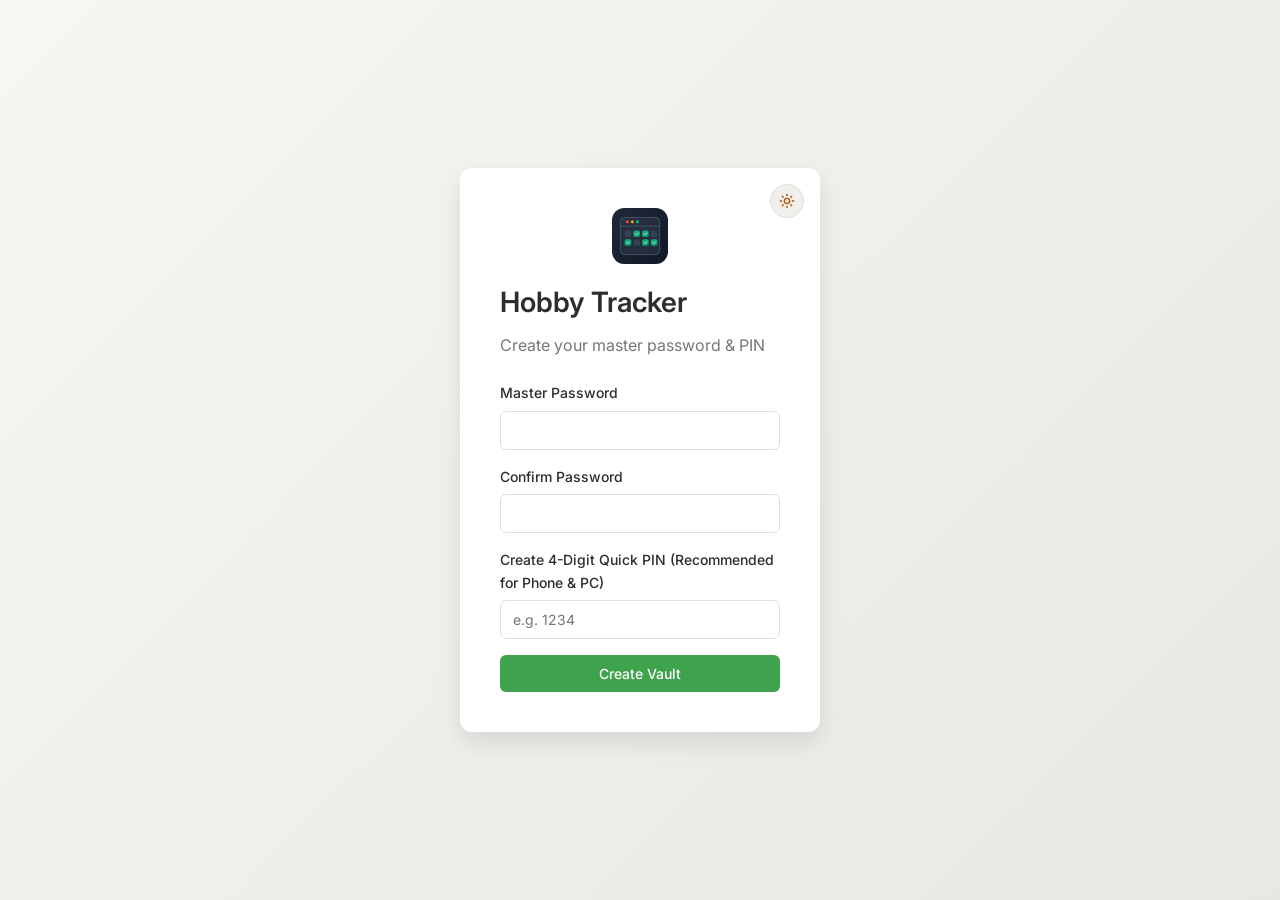
<file: index.html>
<!DOCTYPE html>
<html lang="en">
<head>
  <meta charset="UTF-8">
  <meta name="viewport" content="width=device-width, initial-scale=1.0, maximum-scale=1.0, user-scalable=no, viewport-fit=cover">
  <meta name="application-name" content="Hobby Tracker">
  <meta name="theme-color" content="#3fa34d">
  <meta name="msapplication-TileColor" content="#3fa34d">
  <meta name="msapplication-TileImage" content="./icons/icon-192.png">
  <meta name="msapplication-config" content="none">
  <meta name="apple-mobile-web-app-capable" content="yes">
  <meta name="apple-mobile-web-app-status-bar-style" content="black-translucent">
  <title>Hobby Tracker</title>
  <link rel="manifest" href="./manifest.webmanifest">
  <link rel="alternate" type="application/json" href="./manifest.json" title="Web App Manifest">
  <link rel="icon" type="image/svg+xml" href="./icons/icon.svg">
  <link rel="icon" type="image/png" sizes="192x192" href="./icons/icon-192.png">
  <link rel="icon" type="image/png" sizes="512x512" href="./icons/icon-512.png">
  <link rel="apple-touch-icon" sizes="192x192" href="./icons/icon-192.png">
  <link rel="stylesheet" href="./css/style.css">
  <script>
    (function () {
      try {
        var saved = localStorage.getItem('hobby_theme');
        var theme = saved === 'dark' ? 'dark' : 'light';
        document.documentElement.setAttribute('data-theme', theme);
        if (theme === 'dark') {
          document.documentElement.classList.add('dark');
          var meta = document.querySelector('meta[name="theme-color"]');
          if (meta) meta.setAttribute('content', '#151311');
        }
      } catch (_) {}
    })();
  </script>
  <link rel="preconnect" href="https://fonts.googleapis.com">
  <link rel="preconnect" href="https://fonts.gstatic.com" crossorigin>
  <link href="https://fonts.googleapis.com/css2?family=Inter:wght@400;500;600;700&family=Plus+Jakarta+Sans:wght@400;500;600;700&family=JetBrains+Mono:wght@400;500&display=swap" rel="stylesheet">
</head>
<body>
  <!-- Login & Quick PIN Screen -->
  <div id="login-screen" class="screen">
    <div class="login-container">
      <div class="login-card">
        <button type="button" id="login-theme-btn" class="theme-icon-toggle login-theme-toggle" data-theme-toggle role="switch" aria-checked="false" aria-label="Toggle dark mode" title="Toggle warm dark mode">
          <span class="theme-glyph-sun" aria-hidden="true">
            <svg width="16" height="16" viewBox="0 0 24 24" fill="none" stroke="currentColor" stroke-width="2" stroke-linecap="round" stroke-linejoin="round"><circle cx="12" cy="12" r="4"/><path d="M12 2v2"/><path d="M12 20v2"/><path d="m4.93 4.93 1.41 1.41"/><path d="m17.66 17.66 1.41 1.41"/><path d="M2 12h2"/><path d="M20 12h2"/><path d="m6.34 17.66-1.41 1.41"/><path d="m19.07 4.93-1.41 1.41"/></svg>
          </span>
          <span class="theme-glyph-moon" aria-hidden="true">
            <svg width="16" height="16" viewBox="0 0 24 24" fill="none" stroke="currentColor" stroke-width="2" stroke-linecap="round" stroke-linejoin="round"><path d="M12 3a6 6 0 0 0 9 9 9 9 0 1 1-9-9Z"/></svg>
          </span>
        </button>
        <div class="app-brand-icon">
          <img src="./icons/icon.svg" alt="Hobby Tracker Logo" width="56" height="56">
        </div>
        <h1>Hobby Tracker</h1>
        <p class="login-subtitle" id="login-subtitle">Unlock your vault</p>

        <!-- PIN Pad Display -->
        <div id="pin-pad-container" class="pin-pad-container" style="display:none;">
          <div class="pin-dots">
            <span class="pin-dot"></span>
            <span class="pin-dot"></span>
            <span class="pin-dot"></span>
            <span class="pin-dot"></span>
          </div>
          <div class="pin-grid">
            <button type="button" class="pin-btn" data-val="1">1</button>
            <button type="button" class="pin-btn" data-val="2">2</button>
            <button type="button" class="pin-btn" data-val="3">3</button>
            <button type="button" class="pin-btn" data-val="4">4</button>
            <button type="button" class="pin-btn" data-val="5">5</button>
            <button type="button" class="pin-btn" data-val="6">6</button>
            <button type="button" class="pin-btn" data-val="7">7</button>
            <button type="button" class="pin-btn" data-val="8">8</button>
            <button type="button" class="pin-btn" data-val="9">9</button>
            <button type="button" class="pin-btn pin-btn-ghost"></button>
            <button type="button" class="pin-btn" data-val="0">0</button>
            <button type="button" class="pin-btn pin-btn-back" data-val="back" title="Backspace">⌫</button>
          </div>
          <div class="auth-switch">
            <a href="#" id="use-password-link">Unlock with Master Password</a>
          </div>
        </div>

        <!-- Master Password Form -->
        <form id="login-form">
          <div class="input-group">
            <label for="password">Master Password</label>
            <input type="password" id="password" name="password" required autocomplete="current-password">
          </div>
          <div id="confirm-password-group" class="input-group" style="display:none;">
            <label for="confirm-password">Confirm Password</label>
            <input type="password" id="confirm-password" name="confirm-password">
          </div>
          <div id="setup-pin-group" class="input-group" style="display:none;">
            <label for="setup-pin">Create 4-Digit Quick PIN (Recommended for Phone & PC)</label>
            <input type="password" id="setup-pin" name="setup-pin" maxlength="4" pattern="[0-9]{4}" inputmode="numeric" placeholder="e.g. 1234">
          </div>
          <div id="login-error" class="error-message" style="display:none;"></div>
          <button type="submit" id="login-btn" class="btn btn-primary btn-block">Sign In</button>
          <div class="auth-switch" id="switch-to-pin-container" style="display:none;">
            <a href="#" id="use-pin-link">Switch to Quick PIN</a>
          </div>
        </form>
      </div>
    </div>
  </div>

  <!-- Main App Shell -->
  <div id="app" class="screen" style="display:none;">
    <!-- Mobile Header with Hamburger & Sync -->
    <header class="mobile-topbar">
      <button id="mobile-menu-btn" class="btn btn-icon" title="Toggle Menu">☰</button>
      <span class="mobile-brand">Hobby Tracker</span>
      <div class="mobile-topbar-actions">
        <button type="button" id="mobile-theme-btn" class="theme-icon-toggle" data-theme-toggle role="switch" aria-checked="false" aria-label="Toggle dark mode" title="Toggle warm dark mode">
          <span class="theme-glyph-sun" aria-hidden="true">
            <svg width="15" height="15" viewBox="0 0 24 24" fill="none" stroke="currentColor" stroke-width="2" stroke-linecap="round" stroke-linejoin="round"><circle cx="12" cy="12" r="4"/><path d="M12 2v2"/><path d="M12 20v2"/><path d="m4.93 4.93 1.41 1.41"/><path d="m17.66 17.66 1.41 1.41"/><path d="M2 12h2"/><path d="M20 12h2"/><path d="m6.34 17.66-1.41 1.41"/><path d="m19.07 4.93-1.41 1.41"/></svg>
          </span>
          <span class="theme-glyph-moon" aria-hidden="true">
            <svg width="15" height="15" viewBox="0 0 24 24" fill="none" stroke="currentColor" stroke-width="2" stroke-linecap="round" stroke-linejoin="round"><path d="M12 3a6 6 0 0 0 9 9 9 9 0 1 1-9-9Z"/></svg>
          </span>
        </button>
        <div id="mobile-sync-badge" class="sync-badge" title="Sync status">
          <span class="sync-dot"></span>
          <span class="sync-text">Synced</span>
        </div>
      </div>
    </header>

    <aside class="sidebar" id="sidebar">
      <div class="sidebar-header">
        <div class="sidebar-brand">
          <img src="./icons/icon.svg" alt="Logo" width="24" height="24">
          <h2>Hobby Tracker</h2>
        </div>
        <button id="sidebar-collapse-btn" class="btn btn-icon sidebar-collapse-desktop" title="Collapse sidebar">◀</button>
        <button id="sidebar-close-btn" class="btn btn-icon mobile-only" title="Close Menu">&times;</button>
      </div>

      <!-- Sync Status Widget (hidden from sidebar; sync is in Settings) -->
      <div class="sidebar-sync-widget" style="display:none !important;">
        <div id="sidebar-sync-indicator" class="sync-badge">
          <span class="sync-dot"></span>
          <span class="sync-label">Offline Ready</span>
        </div>
        <button id="sidebar-sync-btn" class="btn btn-icon btn-small" title="Sync now with GitHub Gist">🔄</button>
      </div>

      <nav class="sidebar-nav">
        <button class="nav-item active" data-view="habits">
          <span class="nav-icon">📅</span>
          <span>Habits</span>
        </button>
        <button class="nav-item" data-view="tasks">
          <span class="nav-icon">✓</span>
          <span>Tasks</span>
        </button>
        <button class="nav-item" data-view="plans"><span class="nav-icon">🎯</span><span>Plans</span></button>
        <button class="nav-item" data-view="thoughts"><span class="nav-icon">💭</span><span>Thoughts</span></button>
        <button class="nav-item" data-view="diary">
          <span class="nav-icon">📖</span>
          <span>Diary</span>
        </button>
        <button class="nav-item" data-view="settings">
          <span class="nav-icon">⚙</span>
          <span>Settings</span>
        </button>
      </nav>

      <div class="sidebar-footer">
        <button type="button" id="theme-toggle-btn" class="theme-toggle-btn" data-theme-toggle role="switch" aria-checked="false" aria-label="Toggle warm dark mode" title="Switch between Warm Paper and Candlelit Dark">
          <span class="theme-toggle-label-group">
            <span class="theme-toggle-status-icon" aria-hidden="true">
              <svg class="theme-glyph-sun" width="15" height="15" viewBox="0 0 24 24" fill="none" stroke="currentColor" stroke-width="2" stroke-linecap="round" stroke-linejoin="round"><circle cx="12" cy="12" r="4"/><path d="M12 2v2"/><path d="M12 20v2"/><path d="m4.93 4.93 1.41 1.41"/><path d="m17.66 17.66 1.41 1.41"/><path d="M2 12h2"/><path d="M20 12h2"/><path d="m6.34 17.66-1.41 1.41"/><path d="m19.07 4.93-1.41 1.41"/></svg>
              <svg class="theme-glyph-moon" width="15" height="15" viewBox="0 0 24 24" fill="none" stroke="currentColor" stroke-width="2" stroke-linecap="round" stroke-linejoin="round"><path d="M12 3a6 6 0 0 0 9 9 9 9 0 1 1-9-9Z"/></svg>
            </span>
            <span class="theme-toggle-text">Warm Light</span>
          </span>
          <span class="theme-switch-track" aria-hidden="true">
            <span class="theme-switch-track-icon track-sun">
              <svg width="10" height="10" viewBox="0 0 24 24" fill="none" stroke="currentColor" stroke-width="2.2" stroke-linecap="round"><circle cx="12" cy="12" r="4"/><path d="M12 2v2m0 16v2M4.93 4.93l1.41 1.41m11.32 11.32 1.41 1.41M2 12h2m16 0h2M6.34 17.66l-1.41 1.41m12.73-12.73-1.41 1.41"/></svg>
            </span>
            <span class="theme-switch-track-icon track-moon">
              <svg width="10" height="10" viewBox="0 0 24 24" fill="none" stroke="currentColor" stroke-width="2.2" stroke-linecap="round"><path d="M12 3a6 6 0 0 0 9 9 9 9 0 1 1-9-9Z"/></svg>
            </span>
            <span class="theme-switch-thumb"></span>
          </span>
        </button>
        <button id="lock-btn" class="btn btn-secondary btn-small" title="Lock Vault">🔒 Lock Vault</button>
      </div>
    </aside>

    <div class="sidebar-backdrop" id="sidebar-backdrop"></div>

    <main class="main-content">
      <!-- Collapsed Sidebar Topbar (in-flow, so it never covers the quote) -->
      <div id="collapsed-topbar" class="collapsed-topbar">
        <button type="button" id="sidebar-expand-btn" class="btn btn-icon" title="Show sidebar" aria-label="Show sidebar">☰</button>
        <span class="collapsed-topbar-title">Hobby Tracker</span>
        <button type="button" id="collapsed-theme-btn" class="theme-icon-toggle collapsed-theme-toggle" data-theme-toggle role="switch" aria-checked="false" aria-label="Toggle dark mode" title="Toggle warm dark mode">
          <span class="theme-glyph-sun" aria-hidden="true">
            <svg width="15" height="15" viewBox="0 0 24 24" fill="none" stroke="currentColor" stroke-width="2" stroke-linecap="round" stroke-linejoin="round"><circle cx="12" cy="12" r="4"/><path d="M12 2v2"/><path d="M12 20v2"/><path d="m4.93 4.93 1.41 1.41"/><path d="m17.66 17.66 1.41 1.41"/><path d="M2 12h2"/><path d="M20 12h2"/><path d="m6.34 17.66-1.41 1.41"/><path d="m19.07 4.93-1.41 1.41"/></svg>
          </span>
          <span class="theme-glyph-moon" aria-hidden="true">
            <svg width="15" height="15" viewBox="0 0 24 24" fill="none" stroke="currentColor" stroke-width="2" stroke-linecap="round" stroke-linejoin="round"><path d="M12 3a6 6 0 0 0 9 9 9 9 0 1 1-9-9Z"/></svg>
          </span>
        </button>
      </div>

      <!-- Top Quote Banner (Permanent across all views) -->
      <header id="top-quote-banner" class="top-quote-banner" style="display:none;">
        <div class="top-quote-meta-row">
          <span id="quote-kicker" class="top-quote-kicker">DAILY FOCUS</span>
          <button type="button" id="quote-next-btn" class="quote-next-btn" title="Show next quote" aria-label="Show next quote">↻ Next</button>
        </div>
        <div class="top-quote-content">
          <span class="quote-mark" aria-hidden="true">“</span>
          <div class="top-quote-body">
            <blockquote id="quote-text" class="top-quote-text"></blockquote>
            <cite id="quote-author" class="top-quote-author"></cite>
          </div>
        </div>
      </header>

      <!-- Automatic Update Notification Banner -->
      <div id="update-notification" class="update-banner" style="display:none;">
        <span class="update-banner-icon">⚡</span>
        <span id="update-banner-text" class="update-banner-text">New version available! Updating automatically...</span>
        <button type="button" id="update-reload-btn" class="btn btn-small btn-primary" style="margin-left:auto;">Update Now</button>
      </div>

      <!-- Habits View -->
      <div id="view-habits" class="view active">
        <div class="view-header">
          <div class="view-title-block">
            <h1>Daily Habits</h1>
            <span id="habit-range-label" class="habit-range-label"></span>
          </div>
          <div class="view-controls">
            <button id="prev-week" class="btn btn-icon" title="Previous week">◀</button>
            <button id="today-btn" class="btn btn-small">Today</button>
            <button id="next-week" class="btn btn-icon" title="Next week">▶</button>
            <label class="habit-jump-wrap">
              <span>Jump</span>
              <input type="date" id="habit-jump-date" class="habit-jump-date" title="Jump to a date" aria-label="Jump to a date">
            </label>
          </div>
        </div>
        <div class="habit-controls">
          <button id="add-habit-btn" class="btn btn-primary btn-small">+ Add Habit</button>
          <label class="toggle-label">
            <input type="checkbox" id="show-archived-habits">
            <span>Show archived</span>
          </label>
        </div>

        <!-- Draggable Note Tray UI Palette -->
        <div class="note-tray-bar" id="note-tray-bar">
          <div class="note-tray-header">
            <span class="note-tray-title">🏷️ Note Tray:</span>
            <span class="note-tray-desc">Click or drag any note badge onto a day's cell to attach a note</span>
          </div>
          <div class="note-tray-items">
            <div class="note-tray-pill pill-default" draggable="true" data-note-type="default" title="Drag to cell or click to stamp">
              <span class="pill-dot badge-default"></span>
              <span class="pill-name">Default Note 📝</span>
            </div>
            <div class="note-tray-pill pill-love" draggable="true" data-note-type="love" title="Drag to cell or click to stamp">
              <span class="pill-dot badge-love"></span>
              <span class="pill-name">Love Note 💖</span>
            </div>
            <div class="note-tray-pill pill-discipline" draggable="true" data-note-type="discipline" title="Drag to cell or click to stamp">
              <span class="pill-dot badge-discipline"></span>
              <span class="pill-name">Discipline Note ⚡</span>
            </div>
          </div>
        </div>

        <div class="habit-grid-container">
          <div class="habit-grid" id="habit-grid">
            <div class="empty-state">
              <p>No habits yet. Add one to get started!</p>
            </div>
          </div>
        </div>
      </div>

      <!-- Tasks View (Dedicated Checklist) -->
      <div id="view-tasks" class="view">
        <div class="view-header">
          <h1>Tasks</h1>
          <div class="task-filter-group">
            <button type="button" class="task-filter-btn active" data-filter="all">All</button>
            <button type="button" class="task-filter-btn" data-filter="active">Active</button>
            <button type="button" class="task-filter-btn" data-filter="completed">Completed</button>
          </div>
        </div>
        <div class="task-controls">
          <button id="add-task-btn" class="btn btn-primary btn-small">+ Add Task</button>
          <label class="toggle-label">
            <input type="checkbox" id="show-archived-tasks">
            <span>Show archived</span>
          </label>
        </div>
        <div id="task-grid" class="tasks-checklist-container">
          <div id="tasks-checklist" class="tasks-checklist">
            <div id="tasks-empty-state" class="empty-state">
              <p>No tasks yet. Add one above!</p>
            </div>
          </div>
        </div>
      </div>

      <!-- Plans View (Master-Detail Workspace) -->
      <div id="view-plans" class="view">
        <div class="view-header plans-view-header">
          <div class="view-title-block">
            <h1>Plans</h1>
            <span class="plans-subtitle">Horizons, strategy &amp; linked daily execution</span>
          </div>
          <div class="goals-view-actions plans-view-actions">
            <div class="plans-filter-group" id="plans-filter-group">
              <button type="button" class="plan-filter-btn active" data-filter="all">All</button>
              <button type="button" class="plan-filter-btn" data-filter="active">Active</button>
              <button type="button" class="plan-filter-btn" data-filter="quick">⚡ Quick</button>
              <button type="button" class="plan-filter-btn" data-filter="mid">🚀 Mid</button>
              <button type="button" class="plan-filter-btn" data-filter="long">🌟 Long</button>
              <button type="button" class="plan-filter-btn" data-filter="completed">Completed</button>
            </div>
            <button type="button" id="add-plan-btn" class="btn btn-primary btn-small">+ New Plan</button>
          </div>
        </div>

        <div class="plans-workspace" id="plans-workspace">
          <div class="plans-list-pane">
            <div id="plans-list" class="plans-list">
              <div class="empty-state">
                <p>No plans yet. Create one to start planning!</p>
              </div>
            </div>
          </div>
          <div class="plans-detail-pane">
            <button type="button" id="plans-mobile-back-btn" class="btn btn-secondary btn-small plans-mobile-back-btn">← All Plans</button>
            <div id="plans-detail" class="plans-detail">
              <div class="empty-state">
                <p>Select a plan to inspect strategy, quick goals, and linked habits &amp; tasks.</p>
              </div>
            </div>
          </div>
        </div>
      </div>

      <!-- Thoughts View (Conclusions & Insights) -->
      <div id="view-thoughts" class="view">
        <div class="view-header thoughts-view-header">
          <div class="view-title-block">
            <h1>Thoughts</h1>
            <span class="thoughts-subtitle">Conclusions &amp; insights worth re-reading</span>
          </div>
          <div class="thoughts-header-actions">
            <button type="button" id="thoughts-expand-all-btn" class="btn btn-secondary btn-small">Expand All</button>
            <button type="button" id="thoughts-collapse-all-btn" class="btn btn-secondary btn-small">Collapse All</button>
          </div>
        </div>

        <div id="thought-spotlight" class="thoughts-spotlight-card"></div>

        <div class="thought-composer" id="thought-composer">
          <textarea id="thought-body-input" rows="3" placeholder="Write a thought, conclusion, or insight..."></textarea>
          <div class="thought-composer-bar">
            <button type="button" id="thought-pre-save-btn" class="btn btn-primary btn-small">Save Thought</button>
            <button type="button" id="thought-composer-options-btn" class="btn btn-secondary btn-small" aria-expanded="false">Options</button>
          </div>
          <div id="thought-post-write-panel" class="thought-post-write-panel" style="display:none;">
            <div class="thought-post-write-grid">
              <div class="input-group">
                <label for="thought-title-input">Short Title (Optional)</label>
                <input type="text" id="thought-title-input" placeholder="Short title (optional)">
              </div>
              <div class="input-group">
                <label for="thought-tag-input">Tag</label>
                <input type="text" id="thought-tag-input" placeholder="Tag (e.g. Study, Mindset)">
              </div>
              <div class="input-group">
                <label for="thought-plan-select">Linked Plan</label>
                <select id="thought-plan-select">
                  <option value="">No linked plan</option>
                </select>
              </div>
            </div>
            <div class="thought-post-write-meta-row">
              <div class="thought-color-picker" role="group" aria-label="Color accent">
                <span class="thought-color-label">Color:</span>
                <button type="button" class="thought-color-dot active" data-color="default" title="Default" aria-label="Default color"></button>
                <button type="button" class="thought-color-dot" data-color="amber" title="Amber" aria-label="Amber color"></button>
                <button type="button" class="thought-color-dot" data-color="sage" title="Sage" aria-label="Sage color"></button>
                <button type="button" class="thought-color-dot" data-color="rose" title="Rose" aria-label="Rose color"></button>
                <button type="button" class="thought-color-dot" data-color="slate" title="Slate" aria-label="Slate color"></button>
              </div>
              <div class="thought-post-write-actions">
                <button type="button" id="thought-cancel-save-btn" class="btn btn-secondary btn-small">Cancel</button>
                <button type="button" id="thought-skip-title-btn" class="btn btn-secondary btn-small">Save Untitled</button>
                <button type="button" id="thought-confirm-save-btn" class="btn btn-primary btn-small">Confirm Save</button>
              </div>
            </div>
          </div>
        </div>

        <div id="thoughts-filter-bar" class="thoughts-toolbar">
          <div id="thoughts-filter-group" class="thoughts-filter-group">
            <button type="button" class="thought-filter-btn active" data-filter="all">All</button>
            <button type="button" class="thought-filter-btn" data-filter="pinned">Pinned</button>
          </div>
          <select id="thoughts-plan-filter" aria-label="Filter thoughts by plan">
            <option value="all">All Plans</option>
          </select>
          <input id="thoughts-search-input" type="text" placeholder="Search thoughts...">
        </div>

        <div id="thoughts-list" class="thoughts-list">
          <div class="empty-state">
            <p>No thoughts yet. Capture an insight or conclusion above!</p>
          </div>
        </div>
      </div>

      <!-- Diary View (Book / Journal Layout) -->
      <div id="view-diary" class="view">
        <!-- Top Calendar & Date Navigation Ribbon -->
        <div class="diary-top-calendar-bar diary-sidebar" id="diary-sidebar-calendar">
          <div class="diary-calendar-nav">
            <button type="button" id="diary-prev-month" class="btn btn-icon btn-small" title="Previous month">◀</button>
            <div class="diary-month-year-picker">
              <select id="diary-month-select" class="diary-select" aria-label="Select month"></select>
              <select id="diary-year-select" class="diary-select" aria-label="Select year"></select>
            </div>
            <button type="button" id="diary-next-month" class="btn btn-icon btn-small" title="Next month">▶</button>
            <button type="button" id="diary-jump-today-btn" class="btn btn-secondary btn-small">Today</button>
          </div>

          <div class="diary-top-date-stepper">
            <button type="button" id="prev-day" class="btn btn-icon" title="Previous day">◀</button>
            <input type="date" id="diary-date" class="diary-date-input">
            <button type="button" id="next-day" class="btn btn-icon" title="Next day">▶</button>
          </div>

          <div id="diary-mini-calendar" class="diary-mini-calendar"></div>
        </div>

        <!-- Book Journal Spread -->
        <div class="diary-book-wrapper">
          <div class="diary-book">
            <div class="book-spine"></div>
            <div class="book-ribbon"></div>
            <div class="book-page">
              <div class="book-page-header">
                <div class="book-date-display">
                  <span class="book-date-title" id="diary-page-date-display">Daily Journal</span>
                  <span class="book-quote-sub" id="diary-page-day-name">Reflect & Record</span>
                </div>
                <div class="book-corner-decor">📖</div>
              </div>

              <div class="diary-section book-entry-section">
                <textarea id="diary-entry" class="book-lined-textarea" placeholder="How was your day? What did you learn? What are you grateful for?"></textarea>
              </div>

              <!-- Today's Tasks Section (Hidden from UI per user request, maintained for test harness compatibility) -->
              <div class="diary-section" id="diary-tasks-section" style="display:none;" aria-hidden="true">
                <h3>Today's Tasks</h3>
                <div id="diary-tasks" class="diary-tasks-list">
                  <div class="empty-state">
                    <p>No tasks for today. Add one below.</p>
                  </div>
                </div>
                <div class="add-diary-task">
                  <input type="text" id="new-diary-task" placeholder="Add a task for today...">
                  <button type="button" id="add-diary-task-btn" class="btn btn-primary btn-small">Add</button>
                </div>
              </div>

              <!-- Mood Section -->
              <div class="diary-section book-mood-section">
                <label class="book-mood-label">Today's Mood:</label>
                <div class="mood-selector" id="mood-selector">
                  <button type="button" class="mood-btn" data-mood="great">😄 Great</button>
                  <button type="button" class="mood-btn" data-mood="good">🙂 Good</button>
                  <button type="button" class="mood-btn" data-mood="okay">😐 Okay</button>
                  <button type="button" class="mood-btn" data-mood="bad">😕 Bad</button>
                  <button type="button" class="mood-btn" data-mood="terrible">😢 Terrible</button>
                </div>
              </div>
            </div>
          </div>
        </div>
      </div>

      <!-- Settings View -->
      <div id="view-settings" class="view">
        <div class="view-header">
          <h1>Settings</h1>
        </div>
        <div class="settings-content">
          <!-- Appearance & Theme Section -->
          <div class="settings-section appearance-section">
            <h3>Appearance &amp; Ambience</h3>
            <p class="settings-description">
              Switch between sun-lit Warm Paper and cozy Candlelit Dark workspace tones.
            </p>
            <div class="theme-swatch-grid" role="radiogroup" aria-label="Theme selection">
              <button type="button" class="theme-swatch-card active" data-theme-choice="light" aria-pressed="true">
                <div class="theme-swatch-preview preview-light" aria-hidden="true">
                  <span class="swatch-bar"></span>
                  <div class="swatch-dots">
                    <span class="swatch-dot" style="background:#3fa34d;"></span>
                    <span class="swatch-dot" style="background:#e5dfd5;"></span>
                    <span class="swatch-dot" style="background:#2d2d2d;"></span>
                  </div>
                </div>
                <div class="theme-swatch-meta">
                  <span class="theme-swatch-name">Warm Paper</span>
                  <span class="theme-swatch-desc">Daylight notebook</span>
                </div>
                <span class="theme-swatch-check" aria-hidden="true">✓</span>
              </button>
              <button type="button" class="theme-swatch-card" data-theme-choice="dark" aria-pressed="false">
                <div class="theme-swatch-preview preview-dark" aria-hidden="true">
                  <span class="swatch-bar"></span>
                  <div class="swatch-dots">
                    <span class="swatch-dot" style="background:#4eb85d;"></span>
                    <span class="swatch-dot" style="background:#e5a952;"></span>
                    <span class="swatch-dot" style="background:#efe9e0;"></span>
                  </div>
                </div>
                <div class="theme-swatch-meta">
                  <span class="theme-swatch-name">Candlelit Dark</span>
                  <span class="theme-swatch-desc">Warm espresso &amp; amber</span>
                </div>
                <span class="theme-swatch-check" aria-hidden="true">✓</span>
              </button>
            </div>
          </div>

          <!-- Encrypted Cloud Sync Section -->
          <div class="settings-section">
            <h3>Encrypted Cloud Sync (GitHub Gist)</h3>
            <p class="settings-description">
              Sync habits and diary smoothly between PC & Android with <strong>zero hosting costs</strong>.
              All data is encrypted with <strong>AES-256-GCM</strong> on your device before leaving your browser.
            </p>
            <form id="sync-settings-form">
              <div class="input-group">
                <label for="sync-github-token">GitHub Personal Access Token (PAT)</label>
                <input type="password" id="sync-github-token" placeholder="ghp_xxxxxxxxxxxxxxxxxxxx" autocomplete="off">
                <small class="field-hint">Token needs only the <code>gist</code> permission.</small>
              </div>
              <div class="input-group">
                <label for="sync-gist-id">Gist ID (Optional)</label>
                <input type="text" id="sync-gist-id" placeholder="Auto-detected or created automatically" readonly>
              </div>
              <div class="input-group-checkbox">
                <label class="toggle-label">
                  <input type="checkbox" id="sync-auto-toggle" checked>
                  <span>Auto-sync when changes occur and on app launch</span>
                </label>
              </div>
              <div class="sync-actions-row">
                <button type="submit" class="btn btn-primary btn-small">Save Sync Settings</button>
                <button type="button" id="manual-sync-btn" class="btn btn-secondary btn-small">🔄 Sync Now</button>
              </div>
              <div id="sync-settings-msg" class="sync-status-message" style="display:none;"></div>
            </form>
          </div>

          <!-- Quick PIN & Master Password Section -->
          <div class="settings-section">
            <h3>Security & Quick Unlock</h3>
            <div class="sub-section">
              <h4>Quick PIN (4-Digits)</h4>
              <p class="settings-description">Allows instant unlock on this device without typing your long master password.</p>
              <form id="change-pin-form">
                <div class="input-group">
                  <label for="new-pin-input">Set New 4-Digit PIN</label>
                  <input type="password" id="new-pin-input" maxlength="4" pattern="[0-9]{4}" inputmode="numeric" placeholder="4 digits">
                </div>
                <div id="pin-status-msg" class="success-message" style="display:none;"></div>
                <button type="submit" class="btn btn-secondary btn-small">Update PIN</button>
                <button type="button" id="remove-pin-btn" class="btn btn-danger btn-small">Disable PIN</button>
              </form>
            </div>

            <div class="sub-section" style="margin-top: 24px;">
              <h4>Master Password</h4>
              <p class="settings-description">Used to derive your AES-256 vault encryption key.</p>
              <form id="change-password-form">
                <div class="input-group">
                  <label for="current-password">Current Password</label>
                  <input type="password" id="current-password" required>
                </div>
                <div class="input-group">
                  <label for="new-password">New Password</label>
                  <input type="password" id="new-password" required minlength="4">
                </div>
                <div class="input-group">
                  <label for="confirm-new-password">Confirm New Password</label>
                  <input type="password" id="confirm-new-password" required>
                </div>
                <div id="password-error" class="error-message" style="display:none;"></div>
                <div id="password-success" class="success-message" style="display:none;"></div>
                <button type="submit" class="btn btn-primary btn-small">Change Master Password</button>
              </form>
            </div>
          </div>

          <!-- Quotes Section -->
          <div class="settings-section">
            <h3>Motivational Quotes</h3>
            <div id="quotes-list"></div>
            <form id="add-quote-form" class="add-quote-form">
              <div class="quote-composer-box">
                <textarea id="new-quote-text" rows="2" placeholder="Write your quote... (Shift+Enter for new line)" autocomplete="off" required></textarea>
                <div class="quote-composer-toolbar">
                  <button type="button" id="quote-big-caps-btn" class="quote-format-btn" title="Make selected words (or next words) 2× Big Caps">
                    <span class="quote-format-glyph">AA</span>
                    <span>2× Big Caps</span>
                  </button>
                  <span class="quote-composer-hint">Shift+Enter for new line · Enter to add</span>
                </div>
                <div id="quote-live-preview" class="quote-live-preview" style="display:none;">
                  <span class="quote-live-preview-label">Preview</span>
                  <div id="quote-live-preview-text" class="quote-live-preview-text"></div>
                </div>
              </div>
              <div class="add-quote-bottom-row">
                <input type="text" id="new-quote-author" placeholder="Author (optional)" autocomplete="off">
                <button type="submit" class="btn btn-primary btn-small">Add Quote</button>
              </div>
            </form>
          </div>

          <!-- Data Management Section -->
          <div class="settings-section">
            <h3>Data Management</h3>
            <p class="settings-description">Export your complete vault backup or restore an existing backup file.</p>
            <div class="data-buttons">
              <button id="export-btn" class="btn btn-secondary">Export JSON Backup</button>
              <label class="btn btn-secondary">
                Import JSON Backup
                <input type="file" id="import-file" accept=".json" style="display:none;">
              </label>
            </div>
          </div>

          <!-- App Version & Updates Section -->
          <div class="settings-section">
            <h3>App Version & Updates</h3>
            <p class="settings-description">
              Hobby Tracker automatically checks for and installs new updates every time you open the app on PC and Android.
            </p>
            <div class="update-info-row">
              <span class="app-version-badge">Version 3.11</span>
              <button type="button" id="check-updates-btn" class="btn btn-secondary btn-small">Check for Updates Now</button>
            </div>
            <div id="update-status-msg" class="sync-status-message" style="display:none;"></div>
          </div>
        </div>
      </div>
    </main>
  </div>

  <!-- Note Modal -->
  <div id="note-modal" class="modal" style="display:none;">
    <div class="modal-content note-modal-content">
      <div class="modal-header">
        <h2 id="note-modal-title">Add Note</h2>
        <button class="modal-close">&times;</button>
      </div>
      <div class="note-type-selector">
        <button class="note-type-btn active" data-type="default">Default Note</button>
        <button class="note-type-btn" data-type="love">Love Note</button>
        <button class="note-type-btn" data-type="discipline">Discipline Note</button>
      </div>
      <div class="modal-body">
        <textarea id="note-text" placeholder="Write your note..."></textarea>
      </div>
      <div class="modal-footer">
        <button id="delete-note-btn" class="btn btn-danger" style="display:none;">Delete</button>
        <button id="save-note-btn" class="btn btn-primary">Save</button>
      </div>
    </div>
  </div>

  <!-- Add Habit Modal -->
  <div id="habit-modal" class="modal" style="display:none;">
    <div class="modal-content">
      <div class="modal-header">
        <h2 id="habit-modal-title">Add Habit</h2>
        <button class="modal-close">&times;</button>
      </div>
      <div class="modal-body">
        <div class="input-group">
          <label for="habit-name">Habit Name</label>
          <input type="text" id="habit-name" required>
        </div>
        <div class="input-group">
          <label for="habit-icon">Icon</label>
          <input type="text" id="habit-icon" placeholder="●" maxlength="2">
        </div>
        <div class="input-group">
          <label for="habit-color">Color</label>
          <input type="color" id="habit-color" value="#3fa34d">
        </div>
      </div>
      <div class="modal-footer">
        <button id="archive-habit-btn" class="btn btn-secondary" style="display:none;">Archive</button>
        <button id="delete-habit-btn" class="btn btn-danger" style="display:none;">Delete</button>
        <button id="save-habit-btn" class="btn btn-primary">Save</button>
      </div>
    </div>
  </div>

  <!-- Add Task Modal -->
  <div id="task-modal" class="modal" style="display:none;">
    <div class="modal-content">
      <div class="modal-header">
        <h2 id="task-modal-title">Add Task</h2>
        <button class="modal-close">&times;</button>
      </div>
      <div class="modal-body">
        <div class="input-group">
          <label for="task-title">Task Title</label>
          <input type="text" id="task-title" required>
        </div>
      </div>
      <div class="modal-footer">
        <button id="archive-task-btn" class="btn btn-secondary" style="display:none;">Archive</button>
        <button id="delete-task-btn" class="btn btn-danger" style="display:none;">Delete</button>
        <button id="save-task-btn" class="btn btn-primary">Save</button>
      </div>
    </div>
  </div>

  <!-- Plan / Goal Modal -->
  <div id="goal-modal" class="modal" style="display:none;">
    <div class="modal-content goal-modal-content">
      <div class="modal-header">
        <h2 id="goal-modal-title">Add Plan</h2>
        <button class="modal-close" id="goal-modal-close">&times;</button>
      </div>
      <div class="modal-body">
        <input type="hidden" id="goal-parent-id" value="">
        <div class="input-group">
          <label for="goal-title">Plan / Goal Title</label>
          <input type="text" id="goal-title" placeholder="e.g. Morning Sunlight Routine, Run 10K, Build Eco Cottage..." required>
        </div>
        <div class="input-group">
          <label>Horizon / Cadence</label>
          <div class="goal-horizon-radios">
            <label class="goal-radio-item">
              <input type="radio" name="goal-category-radio" value="quick" checked>
              <span>⚡ Quick (1–7 Days)</span>
            </label>
            <label class="goal-radio-item">
              <input type="radio" name="goal-category-radio" value="mid">
              <span>🚀 Mid-Term (1–6 Months)</span>
            </label>
            <label class="goal-radio-item">
              <input type="radio" name="goal-category-radio" value="long">
              <span>🌟 Long-Term (1–5 Years)</span>
            </label>
          </div>
        </div>
        <div class="input-row-flex">
          <div class="input-group flex-1">
            <label for="goal-tag">Area / Tag</label>
            <input type="text" id="goal-tag" placeholder="e.g. Health, Career, Mindfulness, Learning">
          </div>
          <div class="input-group flex-1">
            <label for="goal-target-date">Target Timeline</label>
            <input type="text" id="goal-target-date" placeholder="e.g. This Sunday, 8 weeks left, 2026–2028">
          </div>
        </div>
        <div class="input-group">
          <label for="goal-description">Description / Vision Notes (Optional)</label>
          <textarea id="goal-description" rows="2" placeholder="Why does this matter? What does success feel like?"></textarea>
        </div>
        <div class="input-group">
          <label for="goal-strategy">Strategy &amp; Rules (Optional)</label>
          <textarea id="goal-strategy" rows="2" placeholder="Core rules, triggers, or approach to stay consistent..."></textarea>
        </div>
        <div class="input-group">
          <label for="goal-milestones">Milestones / Steps (one per line)</label>
          <textarea id="goal-milestones" rows="3" placeholder="Drink 500ml water upon waking&#10;10-min sunlight walk&#10;No screen first 30 mins"></textarea>
          <small class="field-hint">Each line creates an interactive checklist milestone on this plan.</small>
        </div>
      </div>
      <div class="modal-footer">
        <button id="delete-goal-btn" class="btn btn-danger" style="display:none;">Delete</button>
        <button id="save-goal-btn" class="btn btn-primary">Save Plan</button>
      </div>
    </div>
  </div>

  <!-- Thought Edit Modal -->
  <div id="thought-modal" class="modal" style="display:none;">
    <div class="modal-content thought-modal-content">
      <div class="modal-header">
        <h2 id="thought-modal-title">Edit Thought</h2>
        <button type="button" class="modal-close" id="thought-modal-close">&times;</button>
      </div>
      <div class="modal-body">
        <div class="input-group">
          <label for="thought-edit-title">Short Title (Optional)</label>
          <input type="text" id="thought-edit-title" placeholder="Short title (optional)">
        </div>
        <div class="input-group">
          <label for="thought-edit-body">Thought / Insight</label>
          <textarea id="thought-edit-body" rows="5" placeholder="Write your thought, conclusion, or insight..." required></textarea>
        </div>
        <div class="input-row-flex">
          <div class="input-group flex-1">
            <label for="thought-edit-tag">Tag</label>
            <input type="text" id="thought-edit-tag" placeholder="Tag (e.g. Study, Mindset)">
          </div>
          <div class="input-group flex-1">
            <label for="thought-edit-plan">Linked Plan</label>
            <select id="thought-edit-plan">
              <option value="">No linked plan</option>
            </select>
          </div>
        </div>
        <div class="input-group">
          <label>Color Accent</label>
          <div class="thought-color-picker" role="group" aria-label="Edit thought accent color">
            <button type="button" class="thought-color-dot active" data-color="default" title="Default" aria-label="Default color"></button>
            <button type="button" class="thought-color-dot" data-color="amber" title="Amber" aria-label="Amber color"></button>
            <button type="button" class="thought-color-dot" data-color="sage" title="Sage" aria-label="Sage color"></button>
            <button type="button" class="thought-color-dot" data-color="rose" title="Rose" aria-label="Rose color"></button>
            <button type="button" class="thought-color-dot" data-color="slate" title="Slate" aria-label="Slate color"></button>
          </div>
        </div>
      </div>
      <div class="modal-footer">
        <button type="button" id="delete-thought-edit-btn" class="btn btn-danger">Delete</button>
        <button type="button" id="save-thought-edit-btn" class="btn btn-primary">Save Thought</button>
      </div>
    </div>
  </div>

  <!-- Core Modules -->
  <script src="./js/crypto.js"></script>
  <script src="./js/storage.js"></script>
  <script src="./js/sync.js"></script>
  <script src="./js/api.js"></script>
  <script src="./js/auth.js"></script>
  <script src="./js/views.js"></script>
  <script src="./js/app.js"></script>
</body>
</html>
</file>
<file: css/style.css>
/* === RESET & BASE === */
*, *::before, *::after {
  box-sizing: border-box;
  margin: 0;
  padding: 0;
}

:root {
  --bg: #f7f6f3;
  --surface: #ffffff;
  --surface-alt: #f0efec;
  --border: #e0dfdc;
  --text: #2d2d2d;
  --text-muted: #787774;
  --primary: #3fa34d;
  --primary-hover: #358a41;
  --danger: #e03e3e;
  --danger-hover: #c73333;
  --done: #3fa34d;
  --missed: #e03e3e;
  --shadow: 0 1px 3px rgba(0,0,0,0.08), 0 1px 2px rgba(0,0,0,0.06);
  --shadow-sm: 0 1px 3px rgba(0,0,0,0.05);
  --shadow-lg: 0 10px 25px rgba(0,0,0,0.1);
  --surface-elevated: #ffffff;
  --surface-hover: #eae8e4;
  --amber-glow: #b45309;
  --radius: 6px;
  --radius-sm: 4px;
  --font: 'Inter', -apple-system, BlinkMacSystemFont, sans-serif;
  --font-serif: 'Plus Jakarta Sans', 'Inter', -apple-system, BlinkMacSystemFont, sans-serif;
  --font-mono: 'JetBrains Mono', 'Courier New', monospace;
}

body {
  font-family: var(--font);
  background: var(--bg);
  color: var(--text);
  line-height: 1.6;
  min-height: 100vh;
}

button {
  font-family: inherit;
  cursor: pointer;
  border: none;
  background: none;
}

input, textarea {
  font-family: inherit;
  font-size: inherit;
}

/* === BUTTONS === */
.btn {
  display: inline-flex;
  align-items: center;
  justify-content: center;
  padding: 10px 16px;
  border-radius: var(--radius);
  font-weight: 500;
  font-size: 14px;
  transition: all 0.15s ease;
}

.btn-primary {
  background: var(--primary);
  color: white;
}

.btn-primary:hover {
  background: var(--primary-hover);
}

.btn-secondary {
  background: var(--surface-alt);
  color: var(--text);
  border: 1px solid var(--border);
}

.btn-secondary:hover {
  background: var(--border);
}

.btn-danger {
  background: var(--danger);
  color: white;
}

.btn-danger:hover {
  background: var(--danger-hover);
}

.btn-small {
  padding: 6px 12px;
  font-size: 13px;
}

.btn-icon {
  padding: 6px 10px;
  font-size: 16px;
}

/* === LOGIN SCREEN === */
.screen {
  min-height: 100vh;
}

#login-screen {
  display: flex;
  align-items: center;
  justify-content: center;
  background: linear-gradient(135deg, var(--bg) 0%, #e8e7e3 100%);
}

.login-container {
  width: 100%;
  max-width: 400px;
  padding: 20px;
}

.login-card {
  position: relative;
  background: var(--surface);
  padding: 40px;
  border-radius: 12px;
  box-shadow: var(--shadow-lg);
}

.login-card h1 {
  font-size: 28px;
  font-weight: 600;
  margin-bottom: 8px;
}

.login-subtitle {
  color: var(--text-muted);
  margin-bottom: 24px;
}

.input-group {
  margin-bottom: 16px;
}

.input-group label {
  display: block;
  font-size: 14px;
  font-weight: 500;
  margin-bottom: 6px;
  color: var(--text);
}

.input-group input {
  width: 100%;
  padding: 10px 12px;
  border: 1px solid var(--border);
  border-radius: var(--radius);
  font-size: 14px;
  transition: border-color 0.15s;
}

.input-group input[type="color"] {
  height: 42px;
  padding: 4px;
  cursor: pointer;
}

.input-group input:focus {
  outline: none;
  border-color: var(--primary);
}

.error-message {
  color: var(--danger);
  font-size: 13px;
  margin-bottom: 12px;
  padding: 8px 12px;
  background: #fef2f2;
  border-radius: var(--radius);
}

.success-message {
  color: var(--primary);
  font-size: 13px;
  margin-bottom: 12px;
  padding: 8px 12px;
  background: #f0fdf4;
  border-radius: var(--radius);
}

/* === MAIN APP LAYOUT === */
#app {
  display: flex;
  min-height: 100vh;
}

.sidebar {
  width: 240px;
  background: var(--surface);
  border-right: 1px solid var(--border);
  display: flex;
  flex-direction: column;
  flex-shrink: 0;
  transition: margin-left 0.25s cubic-bezier(0.4, 0, 0.2, 1),
              opacity 0.2s ease,
              visibility 0.2s ease;
}

.sidebar-header {
  padding: 20px;
  border-bottom: 1px solid var(--border);
}

.sidebar-header h2 {
  font-size: 16px;
  font-weight: 600;
}

.sidebar-nav {
  flex: 1;
  padding: 12px;
}

.nav-item {
  width: 100%;
  display: flex;
  align-items: center;
  gap: 10px;
  padding: 10px 12px;
  border-radius: var(--radius);
  font-size: 14px;
  font-weight: 500;
  color: var(--text);
  transition: all 0.15s;
  text-align: left;
}

.nav-item:hover {
  background: var(--surface-alt);
}

.nav-item.active {
  background: var(--primary);
  color: white;
}

.nav-icon {
  font-size: 18px;
}

.sidebar-footer {
  padding: 14px 16px 16px;
  border-top: 1px solid var(--border);
  display: flex;
  flex-direction: column;
  gap: 10px;
}

.sidebar-footer .btn {
  width: 100%;
}

/* === MAIN CONTENT === */
.main-content {
  flex: 1;
  padding: 32px;
  overflow-y: auto;
  max-height: 100vh;
}

/* === PERMANENT APP SHELL TOP QUOTE BANNER === */
.top-quote-banner {
  position: relative;
  overflow: hidden;
  background: radial-gradient(circle at 96% 12%, rgba(217, 119, 6, 0.08), transparent 45%),
              linear-gradient(135deg, #ffffff 0%, #f9f6ee 100%);
  border: 1px solid #dfd8ca;
  border-left: 5px solid var(--primary);
  border-radius: 10px;
  padding: 16px 22px 18px;
  margin-bottom: 24px;
  box-shadow: 0 4px 16px rgba(45, 40, 32, 0.06);
  transition: all 0.2s ease;
}

.top-quote-banner.is-custom {
  border-left-color: #d97706;
  background: radial-gradient(circle at 96% 12%, rgba(217, 119, 6, 0.12), transparent 48%),
              linear-gradient(135deg, #fffdf9 0%, #f8f2e4 100%);
}

.top-quote-meta-row {
  display: flex;
  align-items: center;
  justify-content: space-between;
  gap: 10px;
  margin-bottom: 8px;
  padding-left: 34px;
}

.top-quote-kicker {
  display: inline-flex;
  align-items: center;
  gap: 6px;
  font-size: 10.5px;
  font-weight: 700;
  text-transform: uppercase;
  letter-spacing: 0.12em;
  color: var(--primary);
}

.top-quote-kicker::before {
  content: '';
  width: 6px;
  height: 6px;
  border-radius: 50%;
  background: currentColor;
  box-shadow: 0 0 8px currentColor;
}

.top-quote-banner.is-custom .top-quote-kicker {
  color: #b45309;
}

.quote-next-btn {
  padding: 3px 10px;
  border-radius: 9999px;
  border: 1px solid var(--border);
  background: rgba(255, 255, 255, 0.72);
  color: var(--text-muted);
  font-size: 11px;
  font-weight: 600;
  letter-spacing: 0.02em;
  transition: background-color 0.15s ease, color 0.15s ease, border-color 0.15s ease, transform 0.12s ease;
}

.quote-next-btn:hover {
  background: var(--surface-alt);
  color: var(--text);
  border-color: #c8bfb0;
}

.quote-next-btn:active {
  transform: scale(0.96);
}

.top-quote-content {
  display: flex;
  align-items: flex-start;
  gap: 12px;
}

.quote-mark {
  font-family: Georgia, 'Times New Roman', serif;
  font-size: 46px;
  line-height: 0.75;
  color: var(--primary);
  opacity: 0.88;
  user-select: none;
  flex-shrink: 0;
  margin-top: 4px;
}

.top-quote-banner.is-custom .quote-mark {
  color: #d97706;
}

.top-quote-body {
  flex: 1;
  min-width: 0;
}

.top-quote-banner blockquote {
  font-family: var(--font-serif);
  font-style: normal;
  font-weight: 700;
  font-size: 18.5px;
  color: #1d1c19;
  line-height: 1.4;
  letter-spacing: -0.02em;
  margin: 0 0 8px 0;
  white-space: pre-wrap;
  word-break: break-word;
}

.quote-impact-big {
  font-size: 2em;
  line-height: 1.15;
  font-weight: 800;
  text-transform: uppercase;
  letter-spacing: 0.03em;
  color: #141310;
}

html[data-theme="dark"] .quote-impact-big {
  color: #fff8ed;
  text-shadow: 0 2px 12px rgba(229, 169, 82, 0.24);
}

.top-quote-banner cite {
  font-family: var(--font);
  font-size: 12.5px;
  color: var(--text-muted);
  font-style: normal;
  display: block;
  font-weight: 600;
  letter-spacing: 0.01em;
}

/* Backward-compatibility alias for legacy tests */
.quote-section {
  display: none !important;
}

/* Mobile responsive adjustments */
@media (max-width: 768px) {
  .top-quote-banner {
    padding: 13px 15px 14px;
    margin-bottom: 16px;
  }

  .top-quote-meta-row {
    padding-left: 26px;
    margin-bottom: 6px;
  }

  .quote-mark {
    font-size: 32px;
  }

  .top-quote-banner blockquote {
    font-size: 16px;
    line-height: 1.4;
  }

  .top-quote-banner cite {
    font-size: 11.5px;
  }
}

.view {
  display: none;
}

.view.active {
  display: block;
  animation: fadeIn 0.2s ease;
}

@keyframes fadeIn {
  from { opacity: 0; transform: translateY(4px); }
  to { opacity: 1; transform: translateY(0); }
}

.view-header {
  display: flex;
  align-items: center;
  justify-content: space-between;
  margin-bottom: 24px;
}

.view-header h1 {
  font-size: 24px;
  font-weight: 600;
}

.view-controls, .date-picker {
  display: flex;
  align-items: center;
  gap: 8px;
}

.date-picker input[type="date"] {
  padding: 6px 10px;
  border: 1px solid var(--border);
  border-radius: var(--radius);
  font-size: 14px;
}

/* === HABIT GRID === */
.habit-controls, .task-controls {
  display: flex;
  align-items: center;
  gap: 16px;
  margin-bottom: 16px;
}

.toggle-label {
  display: flex;
  align-items: center;
  gap: 6px;
  font-size: 13px;
  color: var(--text-muted);
}

.toggle-label input {
  cursor: pointer;
}

.habit-grid-container, .task-grid-container {
  background: var(--surface);
  border: 1px solid var(--border);
  border-radius: var(--radius);
  overflow: hidden;
}

.habit-grid, .task-grid {
  overflow-x: auto;
  overflow-y: visible;
}

.calendar-table {
  border-collapse: separate;
  border-spacing: 0;
  width: max-content;
}

.calendar-table th {
  position: sticky;
  top: 0;
  background: var(--surface-alt);
  padding: 12px 8px;
  font-weight: 500;
  font-size: 13px;
  border-bottom: 1px solid var(--border);
  z-index: 2;
}

.calendar-table th.habit-header,
.calendar-table td.habit-header {
  position: sticky;
  left: 0;
  z-index: 3;
  min-width: 180px;
  max-width: 180px;
  text-align: left;
  padding-left: 16px;
  background: var(--surface);
  border-right: 1px solid var(--border);
}

.calendar-table td {
  padding: 0;
  text-align: center;
  border-bottom: 1px solid var(--border);
  border-right: 1px solid var(--border);
}

.calendar-table td:last-child {
  border-right: none;
}

.calendar-table td.habit-label {
  position: sticky;
  left: 0;
  background: var(--surface);
  padding: 12px 8px 12px 16px;
  text-align: left;
  border-right: 1px solid var(--border);
  z-index: 1;
  min-width: 180px;
  max-width: 180px;
}

.habit-label-content {
  display: flex;
  align-items: center;
  gap: 8px;
}

.habit-icon {
  font-size: 18px;
  width: 24px;
  text-align: center;
}

.habit-name {
  font-weight: 500;
  font-size: 14px;
  overflow: hidden;
  text-overflow: ellipsis;
  white-space: nowrap;
  flex: 1;
}

.habit-streak,
.streak-badge {
  display: inline-flex;
  align-items: center;
  justify-content: center;
  gap: 3px;
  font-size: 11px;
  font-weight: 700;
  line-height: 1;
  padding: 3px 6px;
  border-radius: 6px;
  white-space: nowrap;
  user-select: none;
  -webkit-user-select: none;
  font-variant-numeric: tabular-nums;
  flex-shrink: 0;
  transition: all 0.15s ease;
}

.habit-streak.active {
  background: #fef2f2;
  color: #dc2626;
  border: 1px solid #fecaca;
  box-shadow: 0 1px 2px rgba(220, 38, 38, 0.08);
}

.habit-streak.zero {
  background: #f4f4f5;
  color: #a1a1aa;
  border: 1px solid #e4e4e7;
}

.day-cell {
  width: 60px;
  height: 60px;
  position: relative;
  cursor: pointer;
  transition: all 0.15s;
  user-select: none;
  -webkit-user-select: none;
  -webkit-touch-callout: none;
  touch-action: manipulation;
}

.day-cell:hover {
  background: var(--surface-alt);
}

.day-cell-content {
  width: 100%;
  height: 100%;
  display: flex;
  flex-direction: column;
  align-items: center;
  justify-content: center;
  gap: 4px;
  user-select: none;
  -webkit-user-select: none;
  -webkit-touch-callout: none;
}

.cell-status {
  width: 36px;
  height: 36px;
  border-radius: 50%;
  display: flex;
  align-items: center;
  justify-content: center;
  font-size: 16px;
  font-weight: 600;
  color: white;
  user-select: none;
  -webkit-user-select: none;
  -webkit-touch-callout: none;
  touch-action: manipulation;
  transition: transform 0.12s ease, background-color 0.12s ease;
}

.cell-status.done {
  background: var(--done);
  color: white;
}

.cell-status.missed {
  background: #fee2e2;
  color: #dc2626;
  border: 1.5px solid #f87171;
  font-size: 13px;
  font-weight: 700;
}

.cell-status.empty {
  background: var(--surface-alt);
  border: 2px dashed var(--border);
}

.cell-status.not-existed {
  background: repeating-linear-gradient(
    45deg,
    var(--surface-alt),
    var(--surface-alt) 4px,
    var(--border) 4px,
    var(--border) 8px
  );
  font-size: 12px;
  color: var(--text-muted);
}

/* Disabled Future Date Cells */
.day-cell.disabled,
.calendar-table td.disabled,
.disabled-cell {
  opacity: 0.4;
  cursor: not-allowed;
  pointer-events: none;
}

.day-cell.disabled .cell-status {
  background: var(--surface-alt);
  border: 1px dashed var(--border);
  cursor: not-allowed;
}

/* Note Badges on Habit Cells */
.cell-note-badge,
.cell-note-indicator,
.note-badge {
  position: absolute;
  top: 4px;
  right: 4px;
  width: 10px;
  height: 10px;
  border-radius: 50%;
  cursor: pointer;
  z-index: 2;
  transition: transform 0.15s ease;
}

.cell-note-badge:hover,
.note-badge:hover {
  transform: scale(1.3);
}

.cell-note-badge.badge-default,
.note-badge.badge-default {
  background-color: var(--primary, #3fa34d);
  box-shadow: 0 0 2px rgba(0, 0, 0, 0.3);
}

.cell-note-badge.badge-love,
.note-badge.badge-love {
  background-color: #ec4899;
  box-shadow: 0 0 4px rgba(236, 72, 153, 0.6);
}

.cell-note-badge.badge-discipline,
.note-badge.badge-discipline {
  background-color: #f59e0b;
  box-shadow: 0 0 4px rgba(245, 158, 11, 0.6);
}

.today-header {
  background: #e8f5e9 !important;
  color: var(--primary);
  font-weight: 600;
}

.today-cell {
  background: #f8fdf9 !important;
}

/* === EMPTY STATE === */
.empty-state {
  padding: 48px;
  text-align: center;
  color: var(--text-muted);
}

/* === DIARY VIEW === */
.diary-content {
  max-width: 800px;
  margin: 0 auto;
}


.diary-section {
  background: var(--surface);
  padding: 24px;
  border-radius: var(--radius);
  margin-bottom: 16px;
}

.diary-section h3 {
  font-size: 16px;
  font-weight: 600;
  margin-bottom: 12px;
}

.diary-section textarea {
  width: 100%;
  min-height: 120px;
  padding: 12px;
  border: 1px solid var(--border);
  border-radius: var(--radius);
  resize: vertical;
  font-size: 14px;
  line-height: 1.6;
}

.diary-section textarea:focus {
  outline: none;
  border-color: var(--primary);
}

.diary-tasks-list {
  margin-bottom: 16px;
}

.diary-task-item {
  display: flex;
  align-items: center;
  gap: 10px;
  padding: 10px 0;
  border-bottom: 1px solid var(--border);
}

.diary-task-item:last-child {
  border-bottom: none;
}

.diary-task-checkbox {
  width: 20px;
  height: 20px;
  cursor: pointer;
}

.diary-task-text {
  flex: 1;
  font-size: 14px;
}

.diary-task-text.done {
  text-decoration: line-through;
  color: var(--text-muted);
}

.diary-task-text.missed {
  text-decoration: line-through;
  color: var(--danger);
}

.diary-task-delete {
  color: var(--text-muted);
  font-size: 18px;
  padding: 4px 8px;
}

.diary-task-delete:hover {
  color: var(--danger);
}

.add-diary-task {
  display: flex;
  gap: 8px;
}

.add-diary-task input {
  flex: 1;
  padding: 10px 12px;
  border: 1px solid var(--border);
  border-radius: var(--radius);
  font-size: 14px;
}

.add-diary-task input:focus {
  outline: none;
  border-color: var(--primary);
}

.mood-selector {
  display: flex;
  gap: 8px;
  flex-wrap: wrap;
}

.mood-btn {
  padding: 8px 14px;
  border: 1px solid var(--border);
  border-radius: 20px;
  font-size: 13px;
  background: var(--surface);
  transition: all 0.15s;
}

.mood-btn:hover {
  background: var(--surface-alt);
}

.mood-btn.active {
  background: var(--primary);
  color: white;
  border-color: var(--primary);
}

/* === SETTINGS VIEW === */
.settings-content {
  max-width: 800px;
  margin: 0 auto;
}

.settings-section {
  background: var(--surface);
  padding: 24px;
  border-radius: var(--radius);
  margin-bottom: 16px;
}

.settings-section h3 {
  font-size: 18px;
  font-weight: 600;
  margin-bottom: 16px;
}

.data-buttons {
  display: flex;
  gap: 12px;
  flex-wrap: wrap;
}

#quotes-list {
  margin-bottom: 16px;
}

.quote-item {
  display: flex;
  align-items: start;
  gap: 12px;
  padding: 12px;
  background: var(--surface-alt);
  border-radius: var(--radius);
  margin-bottom: 8px;
}

.quote-item-content {
  flex: 1;
}

.quote-item-text {
  font-size: 14px;
  margin-bottom: 4px;
  white-space: pre-wrap;
  word-break: break-word;
}

.quote-item-text .quote-impact-big {
  font-size: 1.55em;
}

.quote-item-author {
  font-size: 12px;
  color: var(--text-muted);
}

.quote-item-meta {
  display: flex;
  align-items: center;
  gap: 8px;
  flex-wrap: wrap;
}

.quote-custom-pill {
  font-size: 10.5px;
  font-weight: 700;
  text-transform: uppercase;
  letter-spacing: 0.05em;
  padding: 1px 7px;
  border-radius: 9999px;
  background: rgba(217, 119, 6, 0.14);
  color: #b45309;
}

html[data-theme="dark"] .quote-custom-pill {
  background: rgba(229, 169, 82, 0.16);
  color: #f3c16c;
}

.quote-item-actions {
  display: flex;
  align-items: center;
  gap: 6px;
  flex-shrink: 0;
}

.quote-item-show {
  padding: 4px 10px;
  font-size: 11.5px;
  font-weight: 600;
  border-radius: 9999px;
  border: 1px solid var(--border);
  background: var(--surface);
  color: var(--text-muted);
  transition: all 0.15s ease;
}

.quote-item-show:hover {
  border-color: var(--primary);
  color: var(--primary);
}

.quote-item.is-active {
  border-color: var(--primary);
}

.quote-item.is-active .quote-item-show {
  background: rgba(63, 163, 77, 0.14);
  border-color: rgba(63, 163, 77, 0.4);
  color: var(--primary);
}

.quote-item-delete {
  color: var(--text-muted);
  font-size: 18px;
  padding: 0 8px;
}

.quote-item-delete:hover {
  color: var(--danger);
}

.add-quote-form {
  display: flex;
  flex-direction: column;
  gap: 10px;
}

.quote-composer-box {
  display: flex;
  flex-direction: column;
  background: var(--surface);
  border: 1px solid var(--border);
  border-radius: var(--radius);
  overflow: hidden;
  transition: border-color 0.15s ease, box-shadow 0.15s ease;
}

.quote-composer-box:focus-within {
  border-color: var(--primary);
  box-shadow: 0 0 0 2px rgba(63, 163, 77, 0.14);
}

.quote-composer-box textarea {
  width: 100%;
  min-height: 68px;
  padding: 10px 12px;
  border: none;
  background: transparent;
  color: var(--text);
  font-size: 14px;
  line-height: 1.5;
  resize: vertical;
}

.quote-composer-box textarea:focus {
  outline: none;
  box-shadow: none;
}

.quote-composer-toolbar {
  display: flex;
  align-items: center;
  justify-content: space-between;
  gap: 10px;
  flex-wrap: wrap;
  padding: 6px 10px;
  border-top: 1px solid var(--border);
  background: var(--surface-alt);
}

.quote-format-btn {
  display: inline-flex;
  align-items: center;
  gap: 6px;
  padding: 4px 10px;
  border-radius: 6px;
  border: 1px solid var(--border);
  background: var(--surface);
  color: var(--text);
  font-size: 12px;
  font-weight: 600;
  transition: all 0.15s ease;
}

.quote-format-btn:hover {
  border-color: #d97706;
  color: #b45309;
}

.quote-format-btn.active {
  background: rgba(217, 119, 6, 0.14);
  border-color: #d97706;
  color: #b45309;
  box-shadow: 0 0 0 2px rgba(217, 119, 6, 0.16);
}

.quote-format-glyph {
  font-weight: 800;
  font-size: 13px;
  letter-spacing: 0.02em;
}

.quote-composer-hint {
  font-size: 11.5px;
  color: var(--text-muted);
}

.quote-live-preview {
  padding: 10px 12px;
  border-top: 1px dashed var(--border);
  background: rgba(217, 119, 6, 0.04);
}

.quote-live-preview-label {
  display: block;
  font-size: 10px;
  font-weight: 700;
  text-transform: uppercase;
  letter-spacing: 0.08em;
  color: var(--text-muted);
  margin-bottom: 4px;
}

.quote-live-preview-text {
  font-family: var(--font-serif);
  font-size: 15px;
  font-weight: 700;
  color: var(--text);
  line-height: 1.4;
  white-space: pre-wrap;
  word-break: break-word;
}

.quote-live-preview-text .quote-impact-big {
  font-size: 1.75em;
}

.add-quote-bottom-row {
  display: flex;
  gap: 8px;
  flex-wrap: wrap;
}

.add-quote-bottom-row input {
  flex: 1;
  min-width: 150px;
  padding: 10px 12px;
  border: 1px solid var(--border);
  border-radius: var(--radius);
  font-size: 14px;
}

.add-quote-bottom-row input:focus {
  outline: none;
  border-color: var(--primary);
}

html[data-theme="dark"] .quote-composer-box {
  background: #161310;
  border-color: var(--border);
}

html[data-theme="dark"] .quote-composer-box textarea {
  background: transparent;
  border: none;
}

html[data-theme="dark"] .quote-composer-box textarea:focus {
  box-shadow: none;
}

html[data-theme="dark"] .quote-composer-box textarea::placeholder {
  color: var(--text-subtle);
  opacity: 1;
}

html[data-theme="dark"] .quote-composer-toolbar {
  background: #201c18;
  border-top-color: var(--border);
}

html[data-theme="dark"] .quote-format-btn {
  background: #28231e;
  border-color: var(--border);
  color: var(--text);
}

html[data-theme="dark"] .quote-format-btn:hover,
html[data-theme="dark"] .quote-format-btn.active {
  background: rgba(229, 169, 82, 0.16);
  border-color: rgba(229, 169, 82, 0.55);
  color: #f3c16c;
}

html[data-theme="dark"] .quote-live-preview {
  background: rgba(229, 169, 82, 0.06);
  border-top-color: var(--border);
}

/* === MODALS === */
.modal {
  position: fixed;
  top: 0;
  left: 0;
  width: 100%;
  height: 100%;
  background: rgba(0,0,0,0.4);
  display: flex;
  align-items: center;
  justify-content: center;
  z-index: 1000;
  animation: fadeIn 0.15s ease;
}

.modal-content {
  background: var(--surface);
  border-radius: 12px;
  width: 90%;
  max-width: 500px;
  max-height: 90vh;
  overflow-y: auto;
  box-shadow: var(--shadow-lg);
}

.modal-header {
  padding: 20px;
  border-bottom: 1px solid var(--border);
  display: flex;
  align-items: center;
  justify-content: space-between;
}

.modal-header h2 {
  font-size: 18px;
  font-weight: 600;
}

.modal-close {
  font-size: 24px;
  color: var(--text-muted);
  padding: 0 8px;
}

.modal-close:hover {
  color: var(--text);
}

.modal-body {
  padding: 20px;
}

.modal-body textarea {
  width: 100%;
  min-height: 120px;
  padding: 12px;
  border: 1px solid var(--border);
  border-radius: var(--radius);
  resize: vertical;
  font-size: 14px;
  line-height: 1.6;
}

.modal-body textarea:focus {
  outline: none;
  border-color: var(--primary);
}

.modal-footer {
  padding: 16px 20px;
  border-top: 1px solid var(--border);
  display: flex;
  justify-content: flex-end;
  gap: 8px;
}

/* === NOTE MODAL === */
.note-type-selector {
  padding: 16px 20px 0;
  display: flex;
  gap: 8px;
}

.note-type-btn {
  padding: 8px 16px;
  border: 1px solid var(--border);
  border-radius: 20px;
  font-size: 13px;
  background: var(--surface);
  transition: all 0.15s;
}

.note-type-btn:hover {
  background: var(--surface-alt);
}

.note-type-btn.active {
  background: var(--primary);
  color: white;
  border-color: var(--primary);
}

.note-modal-content.note-type-love {
  background: #fef2f8;
  border-left: 4px solid #ec4899;
}

.note-modal-content.note-type-love .modal-body textarea {
  font-family: var(--font-serif);
  font-style: italic;
  font-size: 15px;
}

.note-modal-content.note-type-discipline {
  background: #1a1a1a;
  color: #f5f5f5;
  border-left: 4px solid #f59e0b;
}

.note-modal-content.note-type-discipline .modal-header h2 {
  color: #f5f5f5;
}

.note-modal-content.note-type-discipline .modal-body textarea {
  background: #2a2a2a;
  color: #f5f5f5;
  border-color: #444;
  font-family: var(--font-mono);
  font-size: 13px;
}

.note-modal-content.note-type-discipline .note-type-btn {
  background: #2a2a2a;
  color: #f5f5f5;
  border-color: #444;
}

.note-modal-content.note-type-discipline .note-type-btn.active {
  background: #f59e0b;
  border-color: #f59e0b;
  color: #1a1a1a;
}

/* === BRAND & QUICK PIN SCREEN === */
.app-brand-icon {
  display: flex;
  justify-content: center;
  margin-bottom: 16px;
}

.pin-pad-container {
  display: flex;
  flex-direction: column;
  align-items: center;
  width: 100%;
  margin-top: 20px;
}

.pin-dots {
  display: flex;
  gap: 16px;
  margin-bottom: 24px;
}

.pin-dot {
  width: 16px;
  height: 16px;
  border-radius: 50%;
  border: 2px solid var(--border);
  background: transparent;
  transition: all 0.2s ease;
}

.pin-dot.filled {
  background: var(--primary);
  border-color: var(--primary);
  transform: scale(1.15);
}

@keyframes shake {
  0%, 100% { transform: translateX(0); }
  20%, 60% { transform: translateX(-8px); }
  40%, 80% { transform: translateX(8px); }
}

.pin-dots.shake {
  animation: shake 0.4s ease;
}

.pin-grid {
  display: grid;
  grid-template-columns: repeat(3, 72px);
  gap: 16px;
  margin-bottom: 20px;
}

.pin-btn {
  height: 72px;
  border-radius: 50%;
  background: var(--surface-alt);
  border: 1px solid var(--border);
  font-size: 24px;
  font-weight: 600;
  color: var(--text);
  display: flex;
  align-items: center;
  justify-content: center;
  user-select: none;
  -webkit-tap-highlight-color: transparent;
  transition: background 0.15s, transform 0.1s;
}

.pin-btn:active {
  background: var(--border);
  transform: scale(0.92);
}

.pin-btn-ghost {
  visibility: hidden;
}

.pin-btn-back {
  font-size: 20px;
  background: transparent;
  border-color: transparent;
}

.auth-switch {
  margin-top: 16px;
  text-align: center;
}

.auth-switch a {
  color: var(--text-muted);
  font-size: 13px;
  text-decoration: underline;
  cursor: pointer;
}

.btn-block {
  width: 100%;
}

/* === SYNC STATUS WIDGET & BADGES === */
.sidebar-sync-widget {
  display: flex;
  align-items: center;
  justify-content: space-between;
  padding: 8px 12px;
  margin: 0 12px 16px 12px;
  background: var(--surface-alt);
  border-radius: var(--radius);
  border: 1px solid var(--border);
}

.sync-badge {
  display: inline-flex;
  align-items: center;
  gap: 8px;
  font-size: 12px;
  font-weight: 500;
  color: var(--text);
  cursor: pointer;
}

.sync-dot {
  width: 8px;
  height: 8px;
  border-radius: 50%;
  display: inline-block;
}

.sync-dot.synced { background: #10b981; }
.sync-dot.syncing {
  background: #f59e0b;
  animation: pulse 1s infinite alternate;
}
.sync-dot.offline { background: #9ca3af; }
.sync-dot.error { background: #ef4444; }
.sync-dot.idle { background: #3b82f6; }

@keyframes pulse {
  from { opacity: 0.4; }
  to { opacity: 1; }
}

.sidebar-brand {
  display: flex;
  align-items: center;
  gap: 10px;
}

.sidebar-header {
  display: flex;
  align-items: center;
  justify-content: space-between;
}

.mobile-only {
  display: none;
}

.mobile-topbar {
  display: none;
  align-items: center;
  justify-content: space-between;
  padding: 10px 16px;
  background: var(--surface);
  border-bottom: 1px solid var(--border);
  position: sticky;
  top: 0;
  z-index: 50;
}

.mobile-brand {
  font-weight: 600;
  font-size: 16px;
}

.mobile-topbar-actions {
  display: flex;
  align-items: center;
  gap: 10px;
}

.sidebar-backdrop {
  display: none;
  position: fixed;
  inset: 0;
  background: rgba(0, 0, 0, 0.4);
  z-index: 90;
}

/* === SETTINGS EXPANSIONS === */
.settings-description {
  font-size: 13px;
  color: var(--text-muted);
  margin-bottom: 16px;
  line-height: 1.5;
}

.field-hint {
  display: block;
  font-size: 12px;
  color: var(--text-muted);
  margin-top: 4px;
}

.sync-actions-row {
  display: flex;
  gap: 10px;
  margin-top: 16px;
}

.sync-status-message {
  margin-top: 12px;
  font-size: 13px;
  padding: 8px 12px;
  background: var(--surface-alt);
  border-radius: var(--radius);
  border: 1px solid var(--border);
}

.sub-section h4 {
  font-size: 14px;
  margin-bottom: 6px;
}

/* === RESPONSIVE FOR MOBILE / ANDROID === */
@media (max-width: 768px) {
  #app {
    flex-direction: column;
  }

  .mobile-topbar {
    display: flex;
    width: 100%;
    flex-shrink: 0;
  }

  .mobile-only {
    display: inline-flex;
  }

  .sidebar {
    position: fixed;
    top: 0;
    left: 0;
    bottom: 0;
    width: 280px;
    background: var(--surface);
    z-index: 100;
    transform: translateX(-100%);
    transition: transform 0.25s ease-in-out;
    box-shadow: var(--shadow-lg);
  }

  .sidebar.open {
    transform: translateX(0);
  }

  .sidebar-backdrop.active {
    display: block;
  }

  .main-content {
    padding: 12px;
    width: 100%;
    max-width: 100vw;
    max-height: none;
    overflow-x: hidden;
  }

  .habit-grid-container {
    overflow-x: auto;
    -webkit-overflow-scrolling: touch;
  }

  .calendar-table th.habit-header,
  .calendar-table td.habit-label {
    min-width: 120px;
    max-width: 120px;
    position: sticky;
    left: 0;
    background: var(--surface);
    z-index: 2;
  }

  .view-header {
    flex-direction: column;
    align-items: flex-start;
    gap: 12px;
  }
}

/* === SCROLLBAR === */
::-webkit-scrollbar {
  width: 8px;
  height: 8px;
}

::-webkit-scrollbar-track {
  background: var(--bg);
}

::-webkit-scrollbar-thumb {
  background: var(--border);
  border-radius: 4px;
}

::-webkit-scrollbar-thumb:hover {
  background: var(--text-muted);
}

/* === DIARY SPLIT LAYOUT & MINI CALENDAR === */
.diary-layout-container {
  display: flex;
  gap: 24px;
  align-items: flex-start;
  width: 100%;
}

.diary-sidebar {
  width: 280px;
  min-width: 260px;
  background: var(--surface);
  border: 1px solid var(--border);
  border-radius: var(--radius);
  padding: 16px;
  box-shadow: var(--shadow-sm);
}

.diary-calendar-nav {
  display: flex;
  align-items: center;
  justify-content: space-between;
  gap: 8px;
  margin-bottom: 12px;
}

.diary-month-year-picker {
  display: flex;
  gap: 6px;
}

.diary-select {
  padding: 4px 6px;
  font-size: 13px;
  font-weight: 500;
  border: 1px solid var(--border);
  border-radius: var(--radius-sm);
  background: var(--surface);
  color: var(--text);
  cursor: pointer;
}

.diary-mini-calendar {
  width: 100%;
}

.mini-cal-weekdays {
  display: grid;
  grid-template-columns: repeat(7, 1fr);
  text-align: center;
  font-size: 11px;
  font-weight: 600;
  color: var(--text-muted);
  margin-bottom: 6px;
}

.mini-cal-day-name {
  padding: 4px 0;
}

.mini-cal-days {
  display: grid;
  grid-template-columns: repeat(7, 1fr);
  gap: 2px;
}

.mini-cal-day {
  aspect-ratio: 1;
  display: flex;
  align-items: center;
  justify-content: center;
  font-size: 12px;
  border-radius: var(--radius-sm);
  border: none;
  background: transparent;
  color: var(--text);
  cursor: pointer;
  position: relative;
  transition: all 0.15s ease;
}

.mini-cal-day:hover:not(.empty) {
  background: var(--surface-alt);
}

.mini-cal-day.empty {
  cursor: default;
}

.mini-cal-day.today {
  font-weight: bold;
  color: var(--primary);
  background: rgba(63, 163, 77, 0.1);
}

.mini-cal-day.selected {
  background: var(--primary) !important;
  color: #fff !important;
  font-weight: bold;
}

.mini-cal-day.has-entry::after {
  content: '';
  position: absolute;
  bottom: 2px;
  width: 4px;
  height: 4px;
  border-radius: 50%;
  background: var(--primary);
}

.mini-cal-day.selected.has-entry::after {
  background: #fff;
}

.diary-main-content {
  flex: 1;
  min-width: 0;
}

@media (max-width: 900px) {
  .diary-layout-container {
    flex-direction: column;
  }
  .diary-sidebar {
    width: 100%;
    min-width: 0;
  }
}

/* === TASKS CHECKLIST VIEW === */
.task-filter-group {
  display: flex;
  gap: 4px;
  background: var(--surface-alt);
  padding: 3px;
  border-radius: var(--radius);
  border: 1px solid var(--border);
}

.task-filter-btn {
  padding: 4px 12px;
  border: none;
  background: transparent;
  font-size: 13px;
  font-weight: 500;
  color: var(--text-muted);
  border-radius: var(--radius-sm);
  cursor: pointer;
  transition: all 0.15s ease;
}

.task-filter-btn:hover {
  color: var(--text);
}

.task-filter-btn.active {
  background: var(--surface);
  color: var(--primary);
  font-weight: 600;
  box-shadow: var(--shadow-sm);
}

.tasks-checklist-container {
  margin-top: 16px;
  background: var(--surface);
  border: 1px solid var(--border);
  border-radius: var(--radius);
  padding: 16px;
  min-height: 200px;
}

.tasks-checklist {
  display: flex;
  flex-direction: column;
  gap: 8px;
}

.task-item {
  display: flex;
  align-items: center;
  justify-content: space-between;
  padding: 10px 14px;
  background: var(--surface);
  border: 1px solid var(--border);
  border-radius: var(--radius-sm);
  transition: transform 0.15s ease, background 0.15s ease, border-color 0.15s ease;
  user-select: none;
  -webkit-user-select: none;
  -webkit-touch-callout: none;
  touch-action: pan-y;
  cursor: grab;
}

.task-item:active {
  cursor: grabbing;
}

.task-item.task-dragging {
  opacity: 0.45;
  transform: scale(0.98);
  background: var(--surface-alt);
  box-shadow: 0 4px 12px rgba(0, 0, 0, 0.12);
}

.task-item.task-drag-over-top {
  border-top: 3px solid var(--primary);
  transform: translateY(2px);
}

.task-item.task-drag-over-bottom {
  border-bottom: 3px solid var(--primary);
  transform: translateY(-2px);
}

.task-drag-handle {
  display: flex;
  align-items: center;
  justify-content: center;
  font-size: 16px;
  color: var(--text-muted);
  cursor: grab;
  padding: 0 6px 0 0;
  user-select: none;
  -webkit-user-select: none;
  opacity: 0.4;
  transition: opacity 0.15s ease;
}

.task-item:hover .task-drag-handle {
  opacity: 0.85;
}

.task-item:hover {
  background: var(--surface-alt);
  border-color: var(--primary-light, #c8e6c9);
}

.task-item.done {
  opacity: 0.65;
  background: var(--surface-alt);
}

.task-item-left {
  display: flex;
  align-items: center;
  gap: 12px;
  flex: 1;
  min-width: 0;
  user-select: none;
  -webkit-user-select: none;
  -webkit-touch-callout: none;
}

.task-checkbox {
  width: 18px;
  height: 18px;
  accent-color: var(--primary);
  cursor: pointer;
  user-select: none;
  -webkit-user-select: none;
  -webkit-touch-callout: none;
  touch-action: manipulation;
}

.task-title {
  font-size: 14px;
  color: var(--text);
  word-break: break-word;
  transition: all 0.15s ease;
  user-select: none;
  -webkit-user-select: none;
  -webkit-touch-callout: none;
}

.task-title.completed {
  text-decoration: line-through;
  color: var(--text-muted);
}

.task-item-actions {
  display: flex;
  gap: 6px;
}

.task-archive-btn,
.task-delete-btn {
  background: transparent;
  border: none;
  font-size: 14px;
  cursor: pointer;
  padding: 4px;
  border-radius: var(--radius-sm);
  opacity: 0.6;
  transition: opacity 0.15s ease;
}

.task-archive-btn:hover,
.task-delete-btn:hover {
  opacity: 1;
}

.task-delete-btn {
  color: var(--danger, #e53935);
  font-size: 16px;
  line-height: 1;
}

/* === AUTOMATIC UPDATE BANNER === */
.update-banner {
  display: flex;
  align-items: center;
  gap: 12px;
  background: var(--surface-alt);
  border: 1px solid var(--primary);
  border-radius: var(--radius);
  padding: 10px 16px;
  margin-bottom: 16px;
  font-size: 13px;
  color: var(--text);
  box-shadow: var(--shadow-sm);
  animation: slideDown 0.25s ease-out;
}

.update-banner-icon {
  font-size: 16px;
}

.update-banner-text {
  flex: 1;
}

.app-version-badge {
  display: inline-block;
  padding: 4px 10px;
  background: var(--surface-alt);
  border: 1px solid var(--border);
  border-radius: var(--radius-sm);
  font-size: 12px;
  font-weight: 600;
  color: var(--primary);
}

.update-info-row {
  display: flex;
  align-items: center;
  gap: 12px;
  margin-top: 8px;
}

/* === SIDEBAR COLLAPSE / EXPAND === */
.sidebar-collapse-desktop {
  margin-left: auto;
  font-size: 13px;
  color: var(--text-muted);
  cursor: pointer;
}

.sidebar.collapsed {
  margin-left: -240px;
  opacity: 0;
  pointer-events: none;
  visibility: hidden;
}

.main-content.sidebar-collapsed {
  margin-left: 0;
  max-width: 100vw;
  width: 100%;
}

/* In-flow topbar shown only while the desktop sidebar is collapsed.
   Because it is part of the normal document flow it can never overlap
   the quote banner underneath it. */
.collapsed-topbar {
  display: none;
  align-items: center;
  gap: 10px;
  margin-bottom: 16px;
}

.main-content.sidebar-collapsed .collapsed-topbar {
  display: flex;
}

.collapsed-topbar .btn {
  width: 38px;
  height: 38px;
  padding: 0;
  background: var(--surface);
  border: 1px solid var(--border);
  box-shadow: var(--shadow);
}

.collapsed-topbar .btn:hover {
  background: var(--surface-alt);
  color: var(--primary);
}

.collapsed-topbar-title {
  font-size: 14px;
  font-weight: 600;
  color: var(--text-muted);
  letter-spacing: 0.01em;
}

/* === DRAGGABLE NOTE TRAY UI === */
.note-tray-bar {
  display: flex;
  flex-wrap: wrap;
  align-items: center;
  justify-content: space-between;
  gap: 12px;
  background: var(--surface);
  border: 1px solid var(--border);
  border-radius: var(--radius);
  padding: 8px 16px;
  margin-bottom: 12px;
  box-shadow: var(--shadow-sm);
}

.note-tray-header {
  display: flex;
  align-items: center;
  gap: 8px;
}

.note-tray-title {
  font-size: 13px;
  font-weight: 600;
  color: var(--text);
}

.note-tray-desc {
  font-size: 12px;
  color: var(--text-muted);
}

.note-tray-items {
  display: flex;
  align-items: center;
  gap: 8px;
}

.note-tray-pill {
  display: inline-flex;
  align-items: center;
  gap: 6px;
  padding: 5px 12px;
  border-radius: 20px;
  font-size: 12px;
  font-weight: 500;
  border: 1px solid var(--border);
  background: var(--surface-alt);
  color: var(--text);
  cursor: grab;
  user-select: none;
  transition: all 0.15s ease;
}

.note-tray-pill:hover {
  transform: translateY(-1px);
  box-shadow: var(--shadow-sm);
}

.note-tray-pill.active-stamp {
  border-color: var(--primary);
  background: #ffffff;
  box-shadow: 0 0 0 3px rgba(63, 163, 77, 0.35);
  transform: translateY(-2px);
  font-weight: 600;
}

.note-tray-pill.pill-love.active-stamp {
  border-color: #ec4899;
  box-shadow: 0 0 0 3px rgba(236, 72, 153, 0.35);
}

.note-tray-pill.pill-discipline.active-stamp {
  border-color: #f59e0b;
  box-shadow: 0 0 0 3px rgba(245, 158, 11, 0.35);
}

.note-tray-pill .pill-dot {
  width: 10px;
  height: 10px;
  border-radius: 50%;
  display: inline-block;
}

.pill-dot.badge-default { background: var(--primary, #3fa34d); }
.pill-dot.badge-love { background: #ec4899; }
.pill-dot.badge-discipline { background: #f59e0b; }

.cell-drop-target {
  outline: 2px dashed var(--primary) !important;
  outline-offset: 2px;
  transform: scale(1.1);
  background: rgba(63, 163, 77, 0.15) !important;
}

/* === HABIT ROW DELETE BUTTON & COMPACT GRID === */
.habit-delete-row-btn {
  margin-left: 6px;
  background: transparent;
  border: none;
  font-size: 13px;
  cursor: pointer;
  opacity: 0.4;
  padding: 2px 4px;
  border-radius: var(--radius-sm);
  transition: all 0.15s ease;
}

.habit-row:hover .habit-delete-row-btn,
.habit-delete-row-btn:hover {
  opacity: 1;
  transform: scale(1.1);
}

.calendar-table th.day-header {
  min-width: 36px;
  max-width: 44px;
  padding: 6px 2px;
  font-size: 11px;
  line-height: 1.3;
}

.calendar-table th.today-header {
  background: rgba(63, 163, 77, 0.16) !important;
  color: var(--primary) !important;
  font-weight: 700 !important;
  border-bottom: 2px solid var(--primary);
}

.calendar-table td.today-cell {
  background: rgba(63, 163, 77, 0.08) !important;
}

.today-badge-label {
  display: block;
  font-size: 9px;
  text-transform: uppercase;
  color: var(--primary);
  letter-spacing: 0.5px;
  font-weight: 800;
}

/* === TOP CALENDAR BAR FOR DIARY (COMPACT & SLEEK) === */
.diary-top-calendar-bar {
  display: flex;
  flex-wrap: wrap;
  align-items: center;
  justify-content: space-between;
  gap: 8px 14px;
  background: var(--surface);
  border: 1px solid var(--border);
  border-radius: var(--radius-sm);
  padding: 8px 14px;
  margin: 0 auto 14px;
  box-shadow: 0 1px 3px rgba(0, 0, 0, 0.03);
  width: 100%;
  max-width: 980px;
}

.diary-calendar-nav {
  display: flex;
  align-items: center;
  gap: 6px;
  margin-bottom: 0;
}

.diary-month-year-picker {
  display: flex;
  gap: 4px;
}

.diary-select {
  padding: 3px 8px;
  font-size: 12px;
  font-weight: 500;
  border: 1px solid var(--border);
  border-radius: var(--radius-sm);
  background: var(--surface-alt);
  color: var(--text);
  height: 28px;
}

.diary-top-date-stepper {
  display: flex;
  align-items: center;
  gap: 4px;
}

.diary-date-input {
  padding: 3px 8px;
  border: 1px solid var(--border);
  border-radius: var(--radius-sm);
  font-size: 12px;
  background: var(--surface-alt);
  color: var(--text);
  font-weight: 500;
  height: 28px;
}

/* Small, delicate mini-calendar */
.diary-mini-calendar {
  flex: 0 0 176px;
  width: 176px;
  margin-left: auto;
}

.mini-cal-weekdays {
  display: grid;
  grid-template-columns: repeat(7, 1fr);
  text-align: center;
  font-size: 9.5px;
  font-weight: 700;
  color: var(--text-muted);
  margin-bottom: 2px;
}

.mini-cal-day-name {
  padding: 1px 0;
}

.mini-cal-days {
  display: grid;
  grid-template-columns: repeat(7, 1fr);
  gap: 1px;
}

.mini-cal-day {
  aspect-ratio: 1;
  width: 22px;
  height: 22px;
  min-height: 20px;
  display: flex;
  align-items: center;
  justify-content: center;
  font-size: 10.5px;
  border-radius: 3px;
  border: none;
  background: transparent;
  color: var(--text);
  cursor: pointer;
  position: relative;
  padding: 0;
  transition: all 0.15s ease;
}

.mini-cal-day:hover:not(.empty) {
  background: var(--surface-alt);
}

.mini-cal-day.empty {
  cursor: default;
}

.mini-cal-day.today {
  font-weight: bold;
  color: var(--primary);
  background: rgba(63, 163, 77, 0.12);
  box-shadow: inset 0 0 0 1px rgba(63, 163, 77, 0.35);
}

.mini-cal-day.selected {
  background: var(--primary) !important;
  color: #fff !important;
  font-weight: bold;
}

.mini-cal-day.has-entry::after {
  content: '';
  position: absolute;
  bottom: 1.5px;
  width: 3px;
  height: 3px;
  border-radius: 50%;
  background: var(--primary);
}

.mini-cal-day.selected.has-entry::after {
  background: #fff;
}

/* === DIARY BOOK / REAL JOURNAL SPREAD === */
.diary-book-wrapper {
  display: flex;
  justify-content: center;
  width: 100%;
}

.diary-book {
  position: relative;
  width: 100%;
  max-width: 980px;
  min-height: 820px;
  background: #fdfbf7;
  border: 1px solid #e7e2d9;
  border-radius: 6px 16px 16px 6px;
  box-shadow: 
    -5px 0 0 #d7cec1,
    -10px 0 0 #c4b7a4,
    -14px 0 0 #b3a693,
    0 16px 45px rgba(0, 0, 0, 0.08),
    0 2px 8px rgba(0, 0, 0, 0.04);
  padding: 36px 44px 28px;
  margin: 0 auto;
  display: flex;
  flex-direction: column;
}

.book-spine {
  position: absolute;
  top: 0;
  left: 0;
  bottom: 0;
  width: 16px;
  background: linear-gradient(to right, rgba(0,0,0,0.14), rgba(0,0,0,0.02) 80%, transparent);
  border-radius: 6px 0 0 6px;
  pointer-events: none;
}

.book-ribbon {
  position: absolute;
  top: -12px;
  right: 56px;
  width: 24px;
  height: 52px;
  background: #d94a4a;
  border-radius: 2px 2px 0 0;
  box-shadow: 0 4px 10px rgba(0,0,0,0.22);
  clip-path: polygon(0 0, 100% 0, 100% 100%, 50% 82%, 0 100%);
  z-index: 5;
}

.book-page {
  position: relative;
  flex: 1;
  display: flex;
  flex-direction: column;
  width: 100%;
}

/* Authentic red notebook margin guide line */
.book-page::before {
  content: '';
  position: absolute;
  top: 0;
  bottom: 0;
  left: 72px;
  width: 1.5px;
  background: rgba(225, 95, 95, 0.28);
  pointer-events: none;
  z-index: 2;
}

.book-page-header {
  display: flex;
  justify-content: space-between;
  align-items: flex-start;
  padding-left: 88px;
  padding-bottom: 14px;
  margin-bottom: 16px;
  border-bottom: 2px solid #ede7dc;
}

.book-date-display {
  display: flex;
  flex-direction: column;
  gap: 2px;
}

.book-date-title {
  display: block;
  font-size: 26px;
  font-weight: 700;
  font-family: Georgia, 'Times New Roman', serif;
  color: #2a2421;
  letter-spacing: -0.2px;
}

.book-quote-sub {
  display: block;
  font-size: 13px;
  color: #8c8279;
  font-style: italic;
}

.book-corner-decor {
  font-size: 24px;
  opacity: 0.65;
}

.book-entry-section {
  flex: 1;
  display: flex;
  flex-direction: column;
  width: 100%;
  background: transparent !important;
  padding: 0 !important;
  margin-bottom: 0 !important;
}

.diary-section .book-lined-textarea {
  width: 100%;
  flex: 1;
  min-height: 620px;
  padding: 6px 20px 6px 88px;
  font-size: 16px;
  line-height: 32px;
  font-family: Georgia, 'Times New Roman', serif;
  color: #2b2623;
  background: repeating-linear-gradient(
    transparent,
    transparent 31px,
    #e5ded3 31px,
    #e5ded3 32px
  );
  border: none;
  outline: none;
  resize: vertical;
}

.diary-section .book-lined-textarea:focus {
  background: repeating-linear-gradient(
    transparent,
    transparent 31px,
    #ded6ca 31px,
    #ded6ca 32px
  );
}

.diary-section .book-lined-textarea::placeholder {
  color: #a89f94;
  font-style: italic;
  font-size: 15px;
}

/* Mood Section as authentic bottom journal footer */
.book-mood-section {
  background: transparent;
  border: none;
  border-top: 1px dashed #e2dbce;
  border-radius: 0;
  padding: 12px 16px 4px 88px;
  margin-top: 14px;
  display: flex;
  align-items: center;
  justify-content: space-between;
  flex-wrap: wrap;
  gap: 10px;
}

.book-mood-label {
  display: inline-block;
  font-size: 11.5px;
  font-weight: 700;
  text-transform: uppercase;
  letter-spacing: 0.6px;
  color: #84786e;
  margin-bottom: 0;
  margin-right: 10px;
}

.mood-selector {
  display: inline-flex;
  gap: 6px;
  flex-wrap: wrap;
}

.mood-btn {
  padding: 4px 11px;
  font-size: 12.5px;
  border-radius: 9999px;
  background: #f3eee6;
  border: 1px solid #ddd5c8;
  color: #554c44;
  cursor: pointer;
  transition: all 0.15s ease;
}

.mood-btn:hover {
  background: #ebe4d8;
  border-color: #d0c7b8;
}

.mood-btn.active {
  background: var(--primary) !important;
  color: #ffffff !important;
  border-color: var(--primary) !important;
  font-weight: 600;
  box-shadow: 0 2px 6px rgba(63, 163, 77, 0.25);
}





/* === v3.3 SHELL, TIMELINE & CALENDAR POLISH === */

.main-content {
  padding: 28px 32px 40px;
  scrollbar-gutter: stable;
}

.top-quote-banner {
  margin-bottom: 20px;
}

.view-title-block {
  display: flex;
  flex-direction: column;
  gap: 2px;
  min-width: 0;
}

.habit-range-label {
  font-size: 12px;
  font-weight: 500;
  color: var(--text-muted);
  letter-spacing: 0.01em;
  font-variant-numeric: tabular-nums;
  white-space: nowrap;
  overflow: hidden;
  text-overflow: ellipsis;
}

.view-header {
  gap: 16px;
}

.view-controls {
  flex-wrap: wrap;
  justify-content: flex-end;
}

.habit-jump-wrap {
  display: inline-flex;
  align-items: center;
  gap: 6px;
  font-size: 12px;
  font-weight: 500;
  color: var(--text-muted);
}

.habit-jump-date {
  height: 34px;
  padding: 4px 8px;
  border: 1px solid var(--border);
  border-radius: var(--radius);
  background: var(--surface);
  color: var(--text);
  font-size: 12.5px;
  font-weight: 500;
}

.habit-jump-date::-webkit-calendar-picker-indicator {
  cursor: pointer;
  opacity: 0.65;
}

.habit-controls {
  margin-bottom: 12px;
}

.habit-grid-container {
  position: relative;
  box-shadow: var(--shadow-sm);
}

.habit-grid {
  overscroll-behavior-x: contain;
  scrollbar-width: thin;
}

/* Sticky habit column */
.calendar-table th.habit-header,
.calendar-table td.habit-label {
  min-width: 200px;
  max-width: 200px;
  background: var(--surface) !important;
}

.calendar-table th.habit-header {
  z-index: 6;
}

.calendar-table td.habit-label {
  z-index: 5 !important;
  background: var(--surface) !important;
  box-shadow: 2px 0 6px -1px rgba(0, 0, 0, 0.12), 1px 0 0 var(--border);
}

.habit-label-content {
  position: relative;
  display: flex;
  align-items: center;
  gap: 6px;
  width: 100%;
  padding-right: 18px;
}

.habit-icon {
  width: 18px;
  font-size: 15px;
  display: inline-flex;
  align-items: center;
  justify-content: center;
  flex-shrink: 0;
}

.habit-name {
  font-size: 13.5px;
  font-weight: 600;
  color: var(--text);
  overflow: hidden;
  text-overflow: ellipsis;
  white-space: nowrap;
  flex: 1;
}

/* Compact, readable date headers */
.calendar-table th.day-header {
  min-width: 46px;
  max-width: 46px;
  width: 46px;
  height: 48px;
  padding: 6px 2px;
  font-size: 10px;
  line-height: 1.15;
  color: var(--text-muted);
  font-weight: 500;
  vertical-align: middle;
}

.calendar-table th.day-header .day-name {
  display: block;
  font-size: 9px;
  text-transform: uppercase;
  letter-spacing: 0.04em;
  opacity: 0.75;
}

.calendar-table th.day-header .day-date {
  display: block;
  margin-top: 2px;
  font-size: 10.5px;
  font-weight: 600;
  color: var(--text);
  white-space: nowrap;
}

.calendar-table th.weekend-header {
  background: #f4f3ef;
}

.calendar-table th.month-start {
  box-shadow: inset 2px 0 0 #d8d4cb;
}

.calendar-table th.month-start .day-date {
  color: var(--primary);
}

.calendar-table th.today-header {
  background: rgba(63, 163, 77, 0.12) !important;
  box-shadow: inset 0 -2px 0 var(--primary);
}

.calendar-table th.today-header .day-date {
  color: var(--primary);
}

/* Cells */
.calendar-table td {
  border-bottom: 1px solid #eceae6;
  border-right: 1px solid #eceae6;
}

.day-cell {
  width: 46px;
  height: 46px;
}

.day-cell:hover {
  background: rgba(63, 163, 77, 0.08);
}

.cell-status {
  width: 30px;
  height: 30px;
  font-size: 14px;
}

.cell-status.empty {
  border-width: 1.5px;
}

.calendar-table td.weekend-cell {
  background: rgba(120, 110, 95, 0.035);
}

.calendar-table td.month-start-cell {
  box-shadow: inset 2px 0 0 #e4e0d8;
}

.calendar-table td.today-cell {
  background: rgba(63, 163, 77, 0.1) !important;
  box-shadow: inset 0 0 0 1px rgba(63, 163, 77, 0.18);
}

.day-cell.disabled {
  opacity: 0.32;
}

.day-cell.disabled .cell-status {
  width: 22px;
  height: 22px;
  border-width: 1px;
}

.streak-badge {
  min-width: 20px;
  text-align: center;
  font-variant-numeric: tabular-nums;
}

.habit-delete-row-btn {
  position: absolute;
  top: 50%;
  right: 0;
  margin-left: 0;
  padding: 2px 3px;
  opacity: 0;
  transform: translateY(-50%);
}

.habit-row:hover .habit-delete-row-btn,
.habit-delete-row-btn:focus-visible {
  opacity: 0.75;
  transform: translateY(-50%) scale(1.08);
}

.note-tray-bar {
  margin-bottom: 10px;
}

/* Diary top ribbon: keep the mini calendar compact and elegant */
.diary-top-calendar-bar {
  max-width: 980px;
}

@media (max-width: 1000px) {
  .diary-mini-calendar {
    flex-basis: auto;
    margin-left: auto;
  }
}

@media (max-width: 768px) {
  .collapsed-topbar {
    display: none !important;
  }

  .main-content {
    padding: 12px 12px 28px;
  }

  .sidebar.collapsed {
    margin-left: 0;
    opacity: 1;
    visibility: visible;
    pointer-events: auto;
  }

  .view-header {
    gap: 10px;
  }

  .view-controls {
    width: 100%;
    justify-content: flex-start;
  }

  .habit-range-label {
    font-size: 11.5px;
  }

  .calendar-table th.habit-header,
  .calendar-table td.habit-label {
    min-width: 140px;
    max-width: 140px;
  }

  .calendar-table td.habit-label {
    padding: 4px 6px 4px 10px;
  }

  .habit-label-content {
    gap: 4px;
    padding-right: 0;
  }

  .habit-icon {
    width: 18px;
    font-size: 15px;
  }

  .habit-name {
    font-size: 12px;
    line-height: 1.15;
    white-space: normal;
    display: -webkit-box;
    -webkit-line-clamp: 2;
    -webkit-box-orient: vertical;
  }

  .streak-badge {
    font-size: 9.5px;
    padding: 1px 4px;
    min-width: 16px;
  }

  .habit-delete-row-btn {
    display: none;
  }

  .calendar-table th.day-header {
    min-width: 40px;
    max-width: 40px;
    width: 40px;
    height: 44px;
  }

  .day-cell {
    width: 40px;
    height: 40px;
  }

  .cell-status {
    width: 27px;
    height: 27px;
    font-size: 13px;
  }

  .diary-calendar-nav {
    width: 100%;
    justify-content: space-between;
  }

  .diary-top-calendar-bar {
    gap: 8px 12px;
    padding: 10px 12px;
    margin-bottom: 14px;
  }

  .diary-mini-calendar {
    max-width: 296px;
  }

  .mini-cal-day-name {
    padding: 1px 0;
    font-size: 9px;
  }

  .mini-cal-day {
    aspect-ratio: 1;
    height: 22px;
    font-size: 10px;
  }

  /* Keep the journal comfortable to read and write on a phone with authentic margin. */
  .diary-book {
    padding: 24px 16px 20px;
    border-radius: 6px 12px 12px 6px;
    min-height: 620px;
    box-shadow:
      -3px 0 0 #dcd4c8,
      -6px 0 0 #c8bfae,
      0 10px 28px rgba(0, 0, 0, 0.08);
  }

  .book-page::before {
    left: 42px;
  }

  .book-ribbon {
    right: 24px;
    width: 18px;
    height: 40px;
  }

  .book-page-header {
    gap: 8px;
    padding-left: 52px;
    padding-bottom: 10px;
    margin-bottom: 12px;
  }

  .book-date-title {
    font-size: 20px;
    line-height: 1.3;
  }

  .book-corner-decor {
    font-size: 18px;
  }

  .diary-section .book-lined-textarea {
    padding: 4px 12px 4px 52px;
    min-height: 480px;
    font-size: 15px;
  }

  .book-mood-section {
    padding: 10px 10px 4px 52px;
  }

  .mood-btn {
    padding: 4px 8px;
    font-size: 11.5px;
  }
}

/* === GOALS VIEW & LIFE HORIZONS === */
.goals-subtitle {
  font-size: 13px;
  color: var(--text-muted);
  font-weight: 400;
  margin-top: 2px;
}

.goals-view-actions {
  display: flex;
  align-items: center;
  gap: 12px;
  flex-wrap: wrap;
}

.goals-filter-group {
  display: flex;
  background: var(--surface-alt);
  border: 1px solid var(--border);
  padding: 3px;
  border-radius: var(--radius-sm);
  gap: 4px;
}

.goal-filter-btn {
  background: transparent;
  border: none;
  padding: 5px 12px;
  border-radius: 4px;
  font-size: 12px;
  font-weight: 500;
  color: var(--text-muted);
  cursor: pointer;
  transition: all 0.15s ease;
}

.goal-filter-btn:hover {
  color: var(--text);
}

.goal-filter-btn.active {
  background: var(--surface);
  color: var(--primary);
  font-weight: 600;
  box-shadow: 0 1px 3px rgba(0, 0, 0, 0.06);
}

/* Goals Summary Metrics Strip */
.goals-summary-strip {
  display: grid;
  grid-template-columns: repeat(3, 1fr);
  gap: 16px;
  margin-bottom: 24px;
}

.goal-summary-card {
  background: var(--surface);
  border: 1px solid var(--border);
  border-radius: var(--radius);
  padding: 16px 20px;
  display: flex;
  align-items: center;
  justify-content: space-between;
  box-shadow: 0 1px 4px rgba(0, 0, 0, 0.03);
  transition: transform 0.15s ease, box-shadow 0.15s ease;
}

.goal-summary-card:hover {
  transform: translateY(-1px);
  box-shadow: 0 4px 12px rgba(0, 0, 0, 0.05);
}

.goal-summary-info {
  display: flex;
  flex-direction: column;
}

.goal-summary-label {
  font-size: 11px;
  font-weight: 700;
  text-transform: uppercase;
  letter-spacing: 0.6px;
  color: var(--text-muted);
}

.goal-summary-value {
  font-size: 24px;
  font-weight: 700;
  color: var(--text);
  margin: 2px 0;
  display: flex;
  align-items: baseline;
  gap: 6px;
}

.goal-summary-value small {
  font-size: 13px;
  font-weight: 400;
  color: var(--text-muted);
}

.goal-summary-hint {
  font-size: 12px;
  color: var(--primary);
  font-weight: 500;
}

.goal-summary-icon {
  width: 44px;
  height: 44px;
  border-radius: var(--radius);
  display: flex;
  align-items: center;
  justify-content: center;
  font-size: 22px;
}

.goal-summary-icon.icon-quick {
  background: rgba(234, 179, 8, 0.12);
  color: #ca8a04;
}

.goal-summary-icon.icon-mid {
  background: rgba(59, 130, 246, 0.12);
  color: #2563eb;
}

.goal-summary-icon.icon-long {
  background: rgba(63, 163, 77, 0.14);
  color: var(--primary);
}

/* 3-Column Horizon Grid */
.goals-horizon-grid {
  display: grid;
  grid-template-columns: repeat(3, 1fr);
  gap: 20px;
  align-items: start;
}

.goal-column {
  background: #fbf9f5;
  border: 1px solid #e7e2d7;
  border-radius: var(--radius);
  padding: 18px 16px;
  display: flex;
  flex-direction: column;
  gap: 14px;
  min-height: 420px;
}

.goal-column-header {
  display: flex;
  align-items: center;
  justify-content: space-between;
  padding-bottom: 8px;
  border-bottom: 1px solid #e8e2d8;
}

.goal-column-title-wrap {
  display: flex;
  align-items: center;
  gap: 8px;
}

.goal-column-title-wrap h2 {
  font-size: 16px;
  font-weight: 700;
  color: var(--text);
  margin: 0;
}

.goal-col-indicator {
  width: 8px;
  height: 8px;
  border-radius: 50%;
}

.indicator-quick {
  background: #eab308;
}

.indicator-mid {
  background: #3b82f6;
}

.indicator-long {
  background: var(--primary);
}

.goal-col-cadence {
  font-size: 11.5px;
  color: var(--text-muted);
  font-weight: 400;
}

.goal-count-badge {
  font-size: 11px;
  font-weight: 600;
  padding: 2px 8px;
  border-radius: 9999px;
}

.badge-quick {
  background: rgba(234, 179, 8, 0.12);
  color: #a16207;
}

.badge-mid {
  background: rgba(59, 130, 246, 0.12);
  color: #1d4ed8;
}

.badge-long {
  background: rgba(63, 163, 77, 0.14);
  color: #1e7029;
}

.goal-cards-list {
  display: flex;
  flex-direction: column;
  gap: 12px;
  flex: 1;
}

/* Empty State Card */
.goal-empty-card {
  background: rgba(0, 0, 0, 0.015);
  border: 1px dashed #ded6c8;
  border-radius: var(--radius-sm);
  padding: 24px 16px;
  text-align: center;
  color: var(--text-muted);
  font-size: 13px;
  line-height: 1.5;
}

/* Goal Card */
.goal-card {
  background: #ffffff;
  border: 1px solid #e8e2d7;
  border-radius: 10px;
  padding: 16px;
  box-shadow: 0 2px 6px rgba(0, 0, 0, 0.03);
  display: flex;
  flex-direction: column;
  gap: 10px;
  transition: transform 0.15s ease, box-shadow 0.15s ease, border-color 0.15s ease;
}

.goal-card:hover {
  transform: translateY(-1px);
  box-shadow: 0 5px 15px rgba(0, 0, 0, 0.05);
  border-color: #d8d0c2;
}

.goal-card.goal-completed {
  background: #fafdfa;
  border-color: rgba(63, 163, 77, 0.3);
}

.goal-card-header {
  display: flex;
  align-items: flex-start;
  justify-content: space-between;
  gap: 8px;
}

.goal-tags-row {
  display: flex;
  align-items: center;
  gap: 6px;
  flex-wrap: wrap;
}

.goal-tag-pill {
  font-size: 11px;
  font-weight: 600;
  padding: 2px 8px;
  border-radius: 4px;
  background: #f1ede6;
  color: #5d544b;
}

.goal-timeline-pill {
  font-size: 11px;
  color: #7a7064;
  background: #f8f6f2;
  padding: 2px 7px;
  border-radius: 4px;
  border: 1px solid #ebe5dc;
}

.goal-status-pill.completed {
  font-size: 11px;
  font-weight: 600;
  padding: 2px 8px;
  border-radius: 4px;
  background: rgba(63, 163, 77, 0.15);
  color: var(--primary);
}

.goal-card-actions {
  display: flex;
  align-items: center;
  gap: 4px;
}

.btn-goal-action {
  background: transparent;
  border: none;
  font-size: 14px;
  color: var(--text-muted);
  cursor: pointer;
  padding: 2px 5px;
  border-radius: 4px;
  line-height: 1;
}

.btn-goal-action:hover {
  background: var(--surface-alt);
  color: var(--text);
}

.btn-delete-goal:hover {
  color: var(--danger);
}

.goal-card-title {
  font-size: 15px;
  font-weight: 600;
  color: var(--text);
  margin: 0;
  line-height: 1.35;
}

.goal-card.goal-completed .goal-card-title {
  text-decoration: line-through;
  color: var(--text-muted);
}

.goal-card-desc {
  font-size: 13px;
  color: var(--text-muted);
  margin: 0;
  line-height: 1.45;
}

/* Progress bar inside card */
.goal-progress-wrap {
  display: flex;
  flex-direction: column;
  gap: 4px;
  margin-top: 2px;
}

.goal-progress-meta {
  display: flex;
  justify-content: space-between;
  align-items: center;
  font-size: 11.5px;
  color: var(--text-muted);
}

.progress-percent {
  font-weight: 600;
  color: var(--primary);
}

.goal-progress-bar {
  width: 100%;
  height: 6px;
  background: #efece5;
  border-radius: 9999px;
  overflow: hidden;
}

.goal-progress-fill {
  height: 100%;
  background: var(--primary);
  border-radius: 9999px;
  transition: width 0.3s ease;
}

/* Milestones Checklist */
.goal-milestones-list {
  display: flex;
  flex-direction: column;
  gap: 6px;
  margin-top: 4px;
  padding-top: 6px;
  border-top: 1px dashed #eee8df;
}

.goal-milestone-item {
  display: flex;
  align-items: flex-start;
  gap: 8px;
  font-size: 13px;
  color: var(--text);
  cursor: pointer;
  user-select: none;
  line-height: 1.35;
}

.goal-milestone-check {
  margin-top: 2px;
  width: 16px;
  height: 16px;
  accent-color: var(--primary);
  cursor: pointer;
}

.goal-milestone-item.done .milestone-text {
  text-decoration: line-through;
  color: var(--text-muted);
}

/* Card footer */
.goal-card-footer {
  display: flex;
  align-items: center;
  justify-content: flex-end;
  margin-top: 4px;
}

.btn-toggle-goal-complete {
  background: transparent;
  border: 1px solid #ded7cc;
  border-radius: 4px;
  font-size: 11.5px;
  font-weight: 500;
  color: #6a6156;
  padding: 3px 8px;
  cursor: pointer;
  transition: all 0.15s ease;
}

.btn-toggle-goal-complete:hover {
  background: var(--surface-alt);
  border-color: #c4baa9;
  color: var(--text);
}

.goal-card.goal-completed .btn-toggle-goal-complete {
  color: var(--primary);
  border-color: rgba(63, 163, 77, 0.4);
}

/* Propose Goal Button in Column */
.btn-propose-goal {
  width: 100%;
  background: #ffffff;
  border: 1px dashed #d5ccbe;
  border-radius: var(--radius-sm);
  padding: 9px;
  font-size: 12.5px;
  font-weight: 600;
  color: var(--text-muted);
  cursor: pointer;
  transition: all 0.15s ease;
  margin-top: auto;
}

.btn-propose-goal:hover {
  background: var(--surface);
  border-color: var(--primary);
  color: var(--primary);
}

/* Goal Modal Styling */
.goal-modal-content {
  max-width: 520px;
}

.goal-modal-content .input-group {
  margin-bottom: 12px;
}

.goal-horizon-radios {
  display: flex;
  flex-direction: column;
  gap: 8px;
  background: var(--surface-alt);
  border: 1px solid var(--border);
  padding: 10px 14px;
  border-radius: var(--radius-sm);
}

.goal-radio-item {
  display: flex;
  align-items: center;
  gap: 8px;
  font-size: 13.5px;
  color: var(--text);
  cursor: pointer;
}

.goal-radio-item input[type="radio"] {
  width: auto;
  flex-shrink: 0;
  margin: 0;
  accent-color: var(--primary);
  cursor: pointer;
}

.input-row-flex {
  display: flex;
  gap: 12px;
}

.flex-1 {
  flex: 1;
}

@media (max-width: 768px) {
  .goals-horizon-grid {
    grid-template-columns: 1fr;
  }

  .goals-summary-strip {
    grid-template-columns: 1fr;
    gap: 10px;
  }
}

/* === PLANS MASTER-DETAIL WORKSPACE === */
.plans-subtitle,
.thoughts-subtitle {
  font-size: 13px;
  color: var(--text-muted);
  font-weight: 400;
  margin-top: 2px;
}

.plans-view-actions,
.thoughts-view-actions,
.thoughts-header-actions {
  display: flex;
  align-items: center;
  gap: 10px;
  flex-wrap: wrap;
}

#plans-filter-group,
.plans-filter-group {
  display: flex;
  align-items: center;
  flex-wrap: wrap;
  gap: 4px;
  background: var(--surface-alt);
  border: 1px solid var(--border);
  padding: 3px;
  border-radius: var(--radius-sm);
}

.plan-filter-btn {
  background: transparent;
  border: none;
  padding: 5px 11px;
  border-radius: 4px;
  font-size: 12px;
  font-weight: 500;
  color: var(--text-muted);
  cursor: pointer;
  transition: all 0.15s ease;
  white-space: nowrap;
}

.plan-filter-btn:hover {
  color: var(--text);
}

.plan-filter-btn.active {
  background: var(--surface);
  color: var(--primary);
  font-weight: 600;
  box-shadow: 0 1px 3px rgba(0, 0, 0, 0.06);
}

.plans-workspace {
  display: grid;
  grid-template-columns: 300px 1fr;
  gap: 20px;
  align-items: start;
}

.plans-list-pane {
  background: var(--surface);
  border: 1px solid #e6e0d4;
  border-radius: 10px;
  padding: 12px;
  box-shadow: var(--shadow-sm);
  position: sticky;
  top: 12px;
  max-height: calc(100vh - 180px);
  overflow-y: auto;
}

#plans-list {
  display: flex;
  flex-direction: column;
  gap: 8px;
}

.plans-list-pane .empty-state {
  padding: 28px 14px;
  font-size: 13px;
  line-height: 1.5;
}

.plan-list-item {
  width: 100%;
  text-align: left;
  background: #fdfcfa;
  border: 1px solid #e8e2d7;
  border-radius: 8px;
  padding: 12px 13px;
  cursor: pointer;
  display: flex;
  flex-direction: column;
  gap: 6px;
  transition: background-color 0.15s ease, border-color 0.15s ease, box-shadow 0.15s ease, transform 0.12s ease;
}

.plan-list-item:hover {
  background: #f8f5ef;
  border-color: #d6cec0;
}

.plan-list-item.active {
  background: #f2faf3;
  border-color: var(--primary);
  box-shadow: 0 0 0 2px rgba(63, 163, 77, 0.14), var(--shadow-sm);
}

.plan-list-item.completed {
  opacity: 0.78;
  background: #fafaf8;
}

.plan-list-item.completed.active {
  opacity: 1;
  background: #f2faf3;
}

.plan-list-item-header,
.plan-list-item-top {
  display: flex;
  align-items: center;
  gap: 8px;
  min-width: 0;
}

.plan-horizon-dot {
  width: 8px;
  height: 8px;
  border-radius: 50%;
  flex-shrink: 0;
  background: var(--primary);
}

.plan-horizon-dot.quick,
.plan-horizon-dot.horizon-quick { background: #eab308; }
.plan-horizon-dot.mid,
.plan-horizon-dot.horizon-mid { background: #3b82f6; }
.plan-horizon-dot.long,
.plan-horizon-dot.horizon-long { background: var(--primary); }

.plan-list-item-title {
  font-size: 14px;
  font-weight: 600;
  color: var(--text);
  line-height: 1.35;
  flex: 1;
  min-width: 0;
  word-break: break-word;
}

.plan-list-item-pct {
  font-size: 11.5px;
  font-weight: 600;
  color: var(--primary);
  font-variant-numeric: tabular-nums;
  white-space: nowrap;
  flex-shrink: 0;
}

.plan-list-item.completed .plan-list-item-title {
  text-decoration: line-through;
  color: var(--text-muted);
}

.plan-list-item.completed .plan-list-item-pct {
  color: var(--text-muted);
}

.plan-list-item-meta {
  display: flex;
  align-items: center;
  justify-content: space-between;
  gap: 8px;
  flex-wrap: wrap;
  font-size: 11.5px;
  color: var(--text-muted);
  line-height: 1.4;
}

.plan-list-progress-bar {
  width: 100%;
  height: 5px;
  background: #efece5;
  border-radius: 9999px;
  overflow: hidden;
  margin-top: 2px;
}

.plan-list-progress-fill {
  height: 100%;
  background: var(--primary);
  border-radius: 9999px;
  transition: width 0.25s ease;
}

.plans-detail-pane {
  min-width: 0;
}

#plans-mobile-back-btn {
  display: none;
  align-items: center;
  gap: 6px;
  margin-bottom: 12px;
}

.plan-detail-card {
  background: var(--surface);
  border: 1px solid #e6e0d4;
  border-radius: 10px;
  padding: 24px;
  box-shadow: var(--shadow-sm);
  display: flex;
  flex-direction: column;
  gap: 20px;
}

.plan-detail-empty,
.plans-detail-pane .empty-state {
  background: var(--surface);
  border: 1px dashed #ded6c8;
  border-radius: 10px;
  padding: 48px 24px;
  text-align: center;
  color: var(--text-muted);
}

.plan-detail-header {
  display: flex;
  flex-direction: row;
  align-items: flex-start;
  justify-content: space-between;
  gap: 16px;
  flex-wrap: wrap;
  padding-bottom: 16px;
  border-bottom: 1px solid #ede8de;
}

.plan-detail-header-top {
  display: flex;
  align-items: flex-start;
  justify-content: space-between;
  gap: 12px;
  flex-wrap: wrap;
}

.plan-detail-header-main,
.plan-detail-title-wrap {
  display: flex;
  flex-direction: column;
  gap: 6px;
  flex: 1;
  min-width: 220px;
}

.plan-horizon-badge {
  display: inline-flex;
  align-items: center;
  gap: 4px;
  font-size: 11px;
  font-weight: 600;
  padding: 2px 8px;
  border-radius: 4px;
}

.plan-horizon-badge.horizon-quick {
  background: rgba(234, 179, 8, 0.14);
  color: #a16207;
}

.plan-horizon-badge.horizon-mid {
  background: rgba(59, 130, 246, 0.12);
  color: #1d4ed8;
}

.plan-horizon-badge.horizon-long {
  background: rgba(63, 163, 77, 0.14);
  color: #1e7029;
}

.plan-detail-title {
  font-size: 20px;
  font-weight: 700;
  color: var(--text);
  line-height: 1.3;
  margin: 0;
}

.plan-detail-badges {
  display: flex;
  align-items: center;
  gap: 6px;
  flex-wrap: wrap;
}

.plan-detail-header-actions,
.plan-detail-actions {
  display: flex;
  align-items: center;
  gap: 6px;
  flex-wrap: wrap;
  flex-shrink: 0;
}

.plan-detail-progress {
  margin-top: 0;
}

.plan-detail-desc {
  font-size: 13.5px;
  color: var(--text-muted);
  line-height: 1.55;
  margin: 0;
  white-space: pre-wrap;
}

.plan-section-block {
  display: flex;
  flex-direction: column;
  gap: 10px;
}

.plan-section-block h3,
.plan-section-header {
  font-size: 12.5px;
  font-weight: 700;
  text-transform: uppercase;
  letter-spacing: 0.05em;
  color: var(--text-muted);
  display: flex;
  align-items: center;
  justify-content: space-between;
  gap: 8px;
  margin: 0;
}

.plan-section-count {
  font-size: 11px;
  font-weight: 600;
  padding: 2px 8px;
  border-radius: 9999px;
  background: var(--surface-alt);
  border: 1px solid var(--border);
  color: var(--text-muted);
  font-variant-numeric: tabular-nums;
}

.plan-empty-hint {
  font-size: 13px;
  color: var(--text-muted);
  font-style: italic;
  padding: 4px 2px;
  margin: 0;
}

.plan-strategy-box {
  background: #fbf9f5;
  border: 1px solid #e8e2d7;
  border-left: 3px solid var(--primary);
  border-radius: 8px;
  padding: 14px;
  display: flex;
  flex-direction: column;
  gap: 10px;
}

.plan-strategy-box textarea,
#plan-strategy-input {
  width: 100%;
  min-height: 74px;
  padding: 10px 12px;
  border: 1px solid var(--border);
  border-radius: var(--radius);
  background: var(--surface);
  color: var(--text);
  font-size: 13.5px;
  line-height: 1.55;
  resize: vertical;
  transition: border-color 0.15s ease, box-shadow 0.15s ease;
}

.plan-strategy-box textarea:focus,
#plan-strategy-input:focus {
  outline: none;
  border-color: var(--primary);
  box-shadow: 0 0 0 2px rgba(63, 163, 77, 0.12);
}

.plan-strategy-actions {
  display: flex;
  align-items: center;
  justify-content: flex-start;
  gap: 10px;
}

.plan-inline-status {
  font-size: 12.5px;
  font-weight: 600;
  color: var(--primary);
}

.plan-quick-goals-list {
  display: flex;
  flex-direction: column;
  gap: 8px;
}

.plan-quick-goal-row {
  display: flex;
  align-items: center;
  justify-content: space-between;
  gap: 10px;
  padding: 10px 12px;
  background: #fbf9f5;
  border: 1px solid #e8e2d7;
  border-radius: 8px;
  transition: background-color 0.15s ease, border-color 0.15s ease;
}

.plan-quick-goal-row:hover {
  background: var(--surface);
  border-color: #d6cec0;
}

.plan-quick-goal-row.done,
.plan-quick-goal-row.completed {
  opacity: 0.72;
  background: var(--surface-alt);
}

.plan-quick-goal-left,
.plan-quick-goal-label {
  display: flex;
  align-items: center;
  gap: 10px;
  flex: 1;
  min-width: 0;
  cursor: pointer;
}

.plan-quick-goal-row input[type="checkbox"],
.plan-quick-goal-check {
  width: 17px;
  height: 17px;
  accent-color: var(--primary);
  cursor: pointer;
  flex-shrink: 0;
}

.plan-quick-goal-title {
  font-size: 13.5px;
  font-weight: 500;
  color: var(--text);
  word-break: break-word;
}

.plan-quick-goal-row.done .plan-quick-goal-title,
.plan-quick-goal-row.completed .plan-quick-goal-title {
  text-decoration: line-through;
  color: var(--text-muted);
}

.plan-quick-goal-actions,
.plan-quick-goal-meta {
  display: flex;
  align-items: center;
  gap: 6px;
  flex-shrink: 0;
}

.plan-quick-goal-progress {
  font-size: 11.5px;
  font-weight: 600;
  color: var(--primary);
  font-variant-numeric: tabular-nums;
}

.plan-quick-edit-btn:hover {
  color: var(--primary);
}

.plan-quick-delete-btn:hover {
  color: var(--danger);
}

.plan-inline-add-row {
  display: flex;
  align-items: center;
  gap: 8px;
  flex-wrap: wrap;
}

.plan-inline-add-row input[type="text"],
.plan-inline-add-row select {
  flex: 1;
  min-width: 170px;
  padding: 8px 12px;
  border: 1px solid var(--border);
  border-radius: var(--radius);
  background: var(--surface);
  color: var(--text);
  font-size: 13.5px;
  transition: border-color 0.15s ease, box-shadow 0.15s ease;
}

.plan-inline-add-row input[type="text"]:focus,
.plan-inline-add-row select:focus {
  outline: none;
  border-color: var(--primary);
  box-shadow: 0 0 0 2px rgba(63, 163, 77, 0.12);
}

.plan-inline-add-row .btn {
  flex-shrink: 0;
}

.plan-linked-habits {
  display: flex;
  flex-wrap: wrap;
  gap: 8px;
}

.plan-habit-chip {
  display: inline-flex;
  align-items: center;
  gap: 8px;
  padding: 7px 10px 7px 12px;
  background: #fbf9f5;
  border: 1px solid #e6e0d4;
  border-radius: 9999px;
  font-size: 13px;
  color: var(--text);
  transition: background-color 0.15s ease, border-color 0.15s ease, box-shadow 0.15s ease;
}

.plan-habit-chip:hover {
  border-color: #cfc6b5;
  background: var(--surface);
}

.plan-habit-chip.done,
.plan-habit-chip.is-done,
.plan-habit-chip.habit-done {
  background: #ebf7ed;
  border-color: rgba(63, 163, 77, 0.48);
  color: #1f682b;
  box-shadow: 0 1px 4px rgba(63, 163, 77, 0.12);
}

.plan-habit-icon {
  font-size: 15px;
  line-height: 1;
  flex-shrink: 0;
}

.plan-habit-name {
  font-size: 13px;
  font-weight: 500;
  color: inherit;
}

.plan-habit-streak {
  font-size: 11px;
  font-weight: 700;
  padding: 2px 6px;
  border-radius: 9999px;
  background: rgba(217, 119, 6, 0.1);
  color: #b45309;
  font-variant-numeric: tabular-nums;
}

.plan-habit-toggle,
.plan-habit-done-btn,
.plan-habit-toggle-btn {
  display: inline-flex;
  align-items: center;
  justify-content: center;
  padding: 3px 9px;
  border-radius: 9999px;
  font-size: 11.5px;
  font-weight: 600;
  border: 1px solid var(--border);
  background: var(--surface);
  color: var(--text-muted);
  cursor: pointer;
  transition: all 0.15s ease;
}

.plan-habit-toggle-btn:hover {
  border-color: var(--primary);
  color: var(--primary);
}

.plan-habit-chip.done .plan-habit-toggle,
.plan-habit-chip.is-done .plan-habit-toggle,
.plan-habit-chip.habit-done .plan-habit-toggle,
.plan-habit-chip.done .plan-habit-done-btn,
.plan-habit-chip.is-done .plan-habit-done-btn,
.plan-habit-chip.done .plan-habit-toggle-btn,
.plan-habit-toggle-btn.done {
  background: var(--primary);
  border-color: var(--primary);
  color: #ffffff;
}

.plan-chip-unlink,
.plan-unlink-btn,
.plan-habit-unlink-btn,
.plan-task-unlink-btn {
  display: inline-flex;
  align-items: center;
  justify-content: center;
  width: 22px;
  height: 22px;
  border-radius: 50%;
  font-size: 15px;
  line-height: 1;
  color: var(--text-muted);
  flex-shrink: 0;
  transition: background-color 0.15s ease, color 0.15s ease;
}

.plan-chip-unlink:hover,
.plan-unlink-btn:hover,
.plan-habit-unlink-btn:hover,
.plan-task-unlink-btn:hover {
  background: rgba(224, 62, 62, 0.12);
  color: var(--danger);
}

.plan-linked-tasks {
  display: flex;
  flex-direction: column;
  gap: 6px;
}

.plan-task-row {
  display: flex;
  align-items: center;
  justify-content: space-between;
  gap: 10px;
  padding: 9px 12px;
  background: #fbf9f5;
  border: 1px solid #e8e2d7;
  border-radius: 8px;
  transition: background-color 0.15s ease, border-color 0.15s ease;
}

.plan-task-row:hover {
  background: var(--surface);
  border-color: #d6cec0;
}

.plan-task-row.done,
.plan-task-row.completed {
  opacity: 0.68;
  background: var(--surface-alt);
}

.plan-task-row-left,
.plan-task-check-label {
  display: flex;
  align-items: center;
  gap: 10px;
  flex: 1;
  min-width: 0;
  cursor: pointer;
}

.plan-task-row input[type="checkbox"],
.plan-task-checkbox {
  width: 17px;
  height: 17px;
  accent-color: var(--primary);
  cursor: pointer;
  flex-shrink: 0;
}

.plan-task-row-title,
.plan-task-title {
  font-size: 13.5px;
  color: var(--text);
  word-break: break-word;
}

.plan-task-row.done .plan-task-row-title,
.plan-task-row.completed .plan-task-row-title,
.plan-task-row.done .plan-task-title,
.plan-task-title.completed {
  text-decoration: line-through;
  color: var(--text-muted);
}

.plan-attached-thoughts {
  display: flex;
  flex-direction: column;
  gap: 8px;
}

.plan-thought-chip {
  background: #fbf9f5;
  border: 1px solid #e8e2d7;
  border-left: 3px solid var(--amber-glow, #b45309);
  border-radius: 8px;
  padding: 10px 14px;
  display: flex;
  flex-direction: column;
  gap: 6px;
  transition: background-color 0.15s ease, border-color 0.15s ease;
}

.plan-thought-chip:hover {
  background: var(--surface);
  border-color: #d6cec0;
}

.plan-thought-chip.color-default { border-left-color: #cfc8ba; }
.plan-thought-chip.color-amber { border-left-color: #d97706; }
.plan-thought-chip.color-sage { border-left-color: #3fa34d; }
.plan-thought-chip.color-rose { border-left-color: #db5a78; }
.plan-thought-chip.color-slate { border-left-color: #64748b; }

.plan-thought-chip-header {
  display: flex;
  align-items: flex-start;
  justify-content: space-between;
  gap: 10px;
  cursor: pointer;
}

.plan-thought-chip-meta {
  display: flex;
  align-items: center;
  gap: 6px;
  flex-wrap: wrap;
  flex: 1;
  min-width: 0;
}

.plan-thought-chip-actions {
  display: flex;
  align-items: center;
  gap: 4px;
  flex-shrink: 0;
}

.plan-thought-expand-btn {
  color: var(--text-muted);
}

.plan-thought-unlink-btn:hover {
  color: var(--danger);
}

.plan-thought-chip-title {
  font-size: 13.5px;
  font-weight: 600;
  color: var(--text);
}

.plan-thought-chip-preview {
  font-size: 13px;
  color: var(--text-muted);
  line-height: 1.5;
  display: -webkit-box;
  -webkit-line-clamp: 2;
  -webkit-box-orient: vertical;
  overflow: hidden;
  word-break: break-word;
  cursor: pointer;
}

.plan-thought-chip-body {
  font-size: 13px;
  color: var(--text);
  line-height: 1.55;
  white-space: pre-wrap;
  word-break: break-word;
  padding-top: 6px;
  border-top: 1px dashed #e6e0d4;
}

/* === THOUGHTS VIEW === */
.thoughts-spotlight-card {
  background: linear-gradient(135deg, #fffdf9 0%, #faf6ee 100%);
  border: 1px solid #e7dfd0;
  border-left: 4px solid var(--amber-glow, #d97706);
  border-radius: 10px;
  padding: 18px 22px;
  margin-bottom: 18px;
  box-shadow: 0 2px 10px rgba(180, 83, 9, 0.06);
  display: flex;
  flex-direction: column;
  gap: 10px;
}

.thoughts-spotlight-card .spotlight-empty {
  display: flex;
  flex-direction: column;
  gap: 6px;
  font-size: 13.5px;
  color: var(--text-muted);
}

.thoughts-spotlight-card .spotlight-header,
.thoughts-spotlight-card .thought-spotlight-header,
.thoughts-spotlight-card .spotlight-top-row {
  display: flex;
  align-items: center;
  justify-content: space-between;
  gap: 10px;
  flex-wrap: wrap;
}

.thoughts-spotlight-card .spotlight-eyebrow,
.thoughts-spotlight-card .spotlight-label,
.thoughts-spotlight-card .spotlight-kicker {
  font-size: 11px;
  font-weight: 700;
  text-transform: uppercase;
  letter-spacing: 0.08em;
  color: var(--amber-glow, #b45309);
}

.thoughts-spotlight-card .spotlight-badges {
  display: flex;
  align-items: center;
  gap: 6px;
  flex-wrap: wrap;
}

.thoughts-spotlight-card .spotlight-read-count {
  font-size: 11px;
  font-weight: 600;
  padding: 2px 8px;
  border-radius: 9999px;
  background: rgba(180, 83, 9, 0.09);
  color: #92400e;
  font-variant-numeric: tabular-nums;
}

.thoughts-spotlight-card .spotlight-title {
  font-size: 15px;
  font-weight: 600;
  color: var(--text);
  margin: 0;
}

.thoughts-spotlight-card blockquote,
.thoughts-spotlight-card .spotlight-body,
.thoughts-spotlight-card .thought-spotlight-body {
  font-family: var(--font-serif);
  font-style: normal;
  font-weight: 500;
  font-size: 15.5px;
  line-height: 1.65;
  letter-spacing: -0.01em;
  color: var(--text);
  white-space: pre-wrap;
  word-break: break-word;
  margin: 0;
}

.thoughts-spotlight-card .spotlight-footer,
.thoughts-spotlight-card .thought-spotlight-footer {
  display: flex;
  align-items: center;
  justify-content: space-between;
  gap: 12px;
  flex-wrap: wrap;
  padding-top: 8px;
  border-top: 1px dashed #e6dccb;
}

.thoughts-spotlight-card .spotlight-meta,
.thoughts-spotlight-card .thought-spotlight-meta {
  display: flex;
  align-items: center;
  gap: 8px;
  flex-wrap: wrap;
  font-size: 12px;
  color: var(--text-muted);
}

.thoughts-spotlight-card .spotlight-actions,
.thoughts-spotlight-card .thought-spotlight-actions {
  display: flex;
  align-items: center;
  gap: 8px;
  flex-wrap: wrap;
  padding-top: 8px;
  border-top: 1px dashed #e6dccb;
}

.thought-composer {
  background: var(--surface);
  border: 1px solid #e6e0d4;
  border-radius: 10px;
  padding: 16px 18px;
  margin-bottom: 16px;
  box-shadow: var(--shadow-sm);
  display: flex;
  flex-direction: column;
  gap: 12px;
}

#thought-body-input {
  width: 100%;
  min-height: 86px;
  padding: 12px 14px;
  border: 1px solid var(--border);
  border-radius: var(--radius);
  background: #fcfbf9;
  color: var(--text);
  font-size: 14.5px;
  line-height: 1.6;
  resize: vertical;
  transition: border-color 0.15s ease, box-shadow 0.15s ease, background-color 0.15s ease;
}

#thought-body-input:focus {
  outline: none;
  border-color: var(--primary);
  background: var(--surface);
  box-shadow: 0 0 0 3px rgba(63, 163, 77, 0.12);
}

.thought-composer-actions,
.thought-composer-bar {
  display: flex;
  align-items: center;
  justify-content: space-between;
  gap: 8px;
  flex-wrap: wrap;
}

@keyframes thoughtSlideDown {
  from { opacity: 0; transform: translateY(-6px); }
  to { opacity: 1; transform: translateY(0); }
}

#thought-post-write-panel {
  padding: 14px;
  background: #fbf9f5;
  border: 1px solid #e6e0d4;
  border-radius: 8px;
  animation: thoughtSlideDown 0.18s ease;
}

#thought-post-write-panel[hidden],
#thought-post-write-panel.hidden {
  display: none;
}

#thought-post-write-panel > * + * {
  margin-top: 10px;
}

.thought-post-write-grid {
  display: grid;
  grid-template-columns: repeat(3, minmax(0, 1fr));
  gap: 10px;
}

.thought-post-write-grid .input-group {
  margin-bottom: 0;
}

.thought-post-write-row,
.thought-meta-fields-row,
.thought-post-write-meta-row {
  display: flex;
  align-items: center;
  justify-content: space-between;
  gap: 12px;
  flex-wrap: wrap;
}

.thought-color-label {
  font-size: 12px;
  font-weight: 600;
  color: var(--text-muted);
}

#thought-title-input,
#thought-tag-input,
#thought-plan-select,
#thought-edit-title,
#thought-edit-tag,
#thought-edit-plan,
#thought-edit-body {
  width: 100%;
  padding: 8px 12px;
  border: 1px solid var(--border);
  border-radius: var(--radius);
  background: var(--surface);
  color: var(--text);
  font-size: 13.5px;
  transition: border-color 0.15s ease, box-shadow 0.15s ease;
}

#thought-edit-body {
  min-height: 120px;
  line-height: 1.6;
  resize: vertical;
}

.thought-modal-content {
  max-width: 540px;
}

.thought-modal-content .input-group {
  margin-bottom: 12px;
}

#thought-title-input:focus,
#thought-tag-input:focus,
#thought-plan-select:focus,
#thought-edit-title:focus,
#thought-edit-tag:focus,
#thought-edit-plan:focus,
#thought-edit-body:focus {
  outline: none;
  border-color: var(--primary);
  box-shadow: 0 0 0 2px rgba(63, 163, 77, 0.12);
}

.thought-color-picker {
  display: inline-flex;
  align-items: center;
  gap: 8px;
  flex-wrap: wrap;
}

.thought-color-dot {
  width: 22px;
  height: 22px;
  border-radius: 50%;
  border: 2px solid rgba(0, 0, 0, 0.08);
  cursor: pointer;
  padding: 0;
  flex-shrink: 0;
  transition: transform 0.14s ease, box-shadow 0.14s ease, border-color 0.14s ease;
}

.thought-color-dot[data-color="default"],
.thought-color-dot.color-default { background: #d6cfc2; }
.thought-color-dot[data-color="amber"],
.thought-color-dot.color-amber { background: #d97706; }
.thought-color-dot[data-color="sage"],
.thought-color-dot.color-sage { background: #3fa34d; }
.thought-color-dot[data-color="rose"],
.thought-color-dot.color-rose { background: #db5a78; }
.thought-color-dot[data-color="slate"],
.thought-color-dot.color-slate { background: #64748b; }

.thought-color-dot:hover {
  transform: scale(1.12);
}

.thought-color-dot.active {
  border-color: var(--text);
  box-shadow: 0 0 0 2px var(--surface), 0 0 0 4px var(--primary);
  transform: scale(1.1);
}

.thought-post-write-actions {
  display: flex;
  align-items: center;
  justify-content: flex-end;
  gap: 8px;
  flex-wrap: wrap;
}

.thoughts-toolbar,
#thoughts-filter-bar {
  display: flex;
  align-items: center;
  justify-content: space-between;
  gap: 10px;
  flex-wrap: wrap;
  margin-bottom: 16px;
  padding: 10px 14px;
  background: var(--surface);
  border: 1px solid var(--border);
  border-radius: var(--radius);
  box-shadow: var(--shadow-sm);
}

#thoughts-filter-group,
.thoughts-filter-group {
  display: flex;
  align-items: center;
  gap: 4px;
  background: var(--surface-alt);
  border: 1px solid var(--border);
  padding: 3px;
  border-radius: var(--radius-sm);
}

.thought-filter-btn {
  background: transparent;
  border: none;
  padding: 5px 12px;
  border-radius: 4px;
  font-size: 12px;
  font-weight: 500;
  color: var(--text-muted);
  cursor: pointer;
  transition: all 0.15s ease;
}

.thought-filter-btn:hover {
  color: var(--text);
}

.thought-filter-btn.active {
  background: var(--surface);
  color: var(--primary);
  font-weight: 600;
  box-shadow: 0 1px 3px rgba(0, 0, 0, 0.06);
}

#thoughts-plan-filter {
  padding: 6px 10px;
  border: 1px solid var(--border);
  border-radius: var(--radius-sm);
  background: var(--surface);
  color: var(--text);
  font-size: 13px;
  max-width: 220px;
}

#thoughts-search-input {
  flex: 1;
  min-width: 180px;
  padding: 6px 12px;
  border: 1px solid var(--border);
  border-radius: var(--radius-sm);
  background: var(--surface);
  color: var(--text);
  font-size: 13px;
}

#thoughts-plan-filter:focus,
#thoughts-search-input:focus {
  outline: none;
  border-color: var(--primary);
}

.thoughts-list {
  display: flex;
  flex-direction: column;
  gap: 10px;
}

.thought-card {
  background: var(--surface);
  border: 1px solid #e6e0d4;
  border-left: 4px solid #cfc8ba;
  border-radius: 10px;
  padding: 14px 16px;
  box-shadow: var(--shadow-sm);
  transition: transform 0.15s ease, box-shadow 0.15s ease, border-color 0.15s ease, background-color 0.15s ease;
}

.thought-card:hover {
  box-shadow: 0 4px 12px rgba(0, 0, 0, 0.05);
  border-color: #d6cec0;
}

.thought-card.color-default {
  border-left-color: #cfc8ba;
}

.thought-card.color-amber {
  border-left-color: #d97706;
  background: linear-gradient(90deg, rgba(217, 119, 6, 0.045) 0%, var(--surface) 28%);
}

.thought-card.color-sage {
  border-left-color: #3fa34d;
  background: linear-gradient(90deg, rgba(63, 163, 77, 0.045) 0%, var(--surface) 28%);
}

.thought-card.color-rose {
  border-left-color: #db5a78;
  background: linear-gradient(90deg, rgba(219, 90, 120, 0.045) 0%, var(--surface) 28%);
}

.thought-card.color-slate {
  border-left-color: #64748b;
  background: linear-gradient(90deg, rgba(100, 116, 139, 0.045) 0%, var(--surface) 28%);
}

.thought-card.pinned {
  box-shadow: 0 2px 10px rgba(180, 83, 9, 0.08), inset 0 0 0 1px rgba(217, 119, 6, 0.18);
}

.thought-card-header,
.thought-card-top {
  display: flex;
  align-items: flex-start;
  gap: 10px;
  cursor: pointer;
}

.thought-drag-handle {
  display: inline-flex;
  align-items: center;
  justify-content: center;
  font-size: 16px;
  color: var(--text-muted);
  cursor: grab;
  padding: 2px 6px 2px 0;
  user-select: none;
  -webkit-user-select: none;
  -webkit-touch-callout: none;
  touch-action: none;
  opacity: 0.42;
  flex-shrink: 0;
  transition: opacity 0.15s ease;
}

.thought-card:hover .thought-drag-handle {
  opacity: 0.88;
}

.thought-drag-handle:active {
  cursor: grabbing;
}

.thought-card-main,
.thought-card-summary {
  flex: 1;
  min-width: 0;
  display: flex;
  flex-direction: column;
  gap: 4px;
}

.thought-card-top-row {
  display: flex;
  align-items: center;
  justify-content: space-between;
  gap: 8px;
  flex-wrap: wrap;
}

.thought-card-title {
  font-size: 14.5px;
  font-weight: 600;
  color: var(--text);
  line-height: 1.35;
  word-break: break-word;
}

.thought-card-preview {
  font-size: 13.5px;
  color: var(--text-muted);
  line-height: 1.5;
  display: -webkit-box;
  -webkit-line-clamp: 2;
  -webkit-box-orient: vertical;
  overflow: hidden;
  word-break: break-word;
}

.thought-card.expanded .thought-card-preview {
  display: none;
}

.thought-card-badges {
  display: flex;
  align-items: center;
  gap: 6px;
  flex-wrap: wrap;
  min-width: 0;
}

.thought-tag-pill,
.thought-tag-badge,
.thought-plan-pill,
.thought-plan-badge,
.thought-pin-badge {
  display: inline-flex;
  align-items: center;
  gap: 4px;
  font-size: 11px;
  font-weight: 600;
  padding: 2px 8px;
  border-radius: 4px;
}

.thought-tag-pill,
.thought-tag-badge {
  background: #f1ede6;
  color: #5d544b;
}

.thought-plan-pill,
.thought-plan-badge {
  background: rgba(63, 163, 77, 0.12);
  color: #246b2f;
}

.thought-pin-badge {
  background: rgba(217, 119, 6, 0.12);
  color: #b45309;
}

.thought-card-expand-btn {
  color: var(--text-muted);
  font-size: 13px;
  padding: 2px 7px;
  border-radius: 4px;
  flex-shrink: 0;
  transition: background-color 0.15s ease, color 0.15s ease;
}

.thought-card-expand-btn:hover {
  background: var(--surface-alt);
  color: var(--text);
}

.thought-card-body {
  margin-top: 10px;
  padding-top: 10px;
  border-top: 1px dashed #e6e0d4;
  font-size: 14px;
  line-height: 1.65;
  color: var(--text);
  white-space: pre-wrap;
  word-break: break-word;
}

.thought-card-details {
  display: block;
  margin-top: 2px;
}

.thought-card:not(.expanded) .thought-card-details,
.thought-card:not(.expanded) .thought-card-body,
.thought-card:not(.expanded) .thought-card-actions {
  display: none;
}

.thought-pin-btn.active {
  background: rgba(217, 119, 6, 0.14);
  border-color: rgba(217, 119, 6, 0.45);
  color: #b45309;
  font-weight: 600;
}

.thought-card-actions {
  display: flex;
  align-items: center;
  gap: 8px;
  flex-wrap: wrap;
  white-space: normal;
  margin-top: 12px;
  padding-top: 10px;
  border-top: 1px solid #f0ebe1;
}

.thought-card-actions select {
  padding: 4px 8px;
  border: 1px solid var(--border);
  border-radius: var(--radius-sm);
  background: var(--surface);
  color: var(--text);
  font-size: 12px;
  max-width: 190px;
}

.thought-card.thought-dragging {
  opacity: 0.45;
  transform: scale(0.985);
  background: var(--surface-alt);
  box-shadow: 0 6px 16px rgba(0, 0, 0, 0.12);
}

.thought-card.thought-drag-over-top {
  border-top: 3px solid var(--primary);
  transform: translateY(2px);
}

.thought-card.thought-drag-over-bottom {
  border-bottom: 3px solid var(--primary);
  transform: translateY(-2px);
}

@media (max-width: 900px) {
  .plans-workspace {
    grid-template-columns: 1fr;
    gap: 14px;
  }

  .plans-list-pane {
    position: static;
    max-height: none;
  }

  .plans-workspace:not(.is-mobile-detail) .plans-detail-pane {
    display: none;
  }

  .plans-workspace.is-mobile-detail .plans-list-pane {
    display: none;
  }

  #plans-mobile-back-btn {
    display: inline-flex;
  }
}

@media (max-width: 768px) {
  #plans-filter-group,
  .plans-filter-group {
    width: 100%;
  }

  .plan-filter-btn {
    padding: 5px 9px;
    font-size: 11.5px;
  }

  .plan-detail-card {
    padding: 16px;
    gap: 16px;
  }

  .plan-detail-title {
    font-size: 18px;
  }

  .plan-inline-add-row {
    flex-direction: column;
    align-items: stretch;
  }

  .plan-inline-add-row input[type="text"],
  .plan-inline-add-row select {
    min-width: 0;
    width: 100%;
  }

  .thoughts-spotlight-card {
    padding: 14px 16px;
  }

  .thoughts-spotlight-card blockquote,
  .thoughts-spotlight-card .spotlight-body,
  .thoughts-spotlight-card .thought-spotlight-body {
    font-size: 14.5px;
  }

  .plan-detail-header {
    flex-direction: column;
    gap: 12px;
  }

  .thought-composer {
    padding: 14px;
  }

  .thought-post-write-grid {
    grid-template-columns: 1fr;
  }

  .thought-post-write-meta-row {
    flex-direction: column;
    align-items: stretch;
  }

  .thoughts-toolbar,
  #thoughts-filter-bar {
    flex-direction: column;
    align-items: stretch;
    padding: 10px 12px;
  }

  #thoughts-plan-filter,
  #thoughts-search-input {
    max-width: none;
    width: 100%;
    min-width: 0;
  }

  .thought-card {
    padding: 12px 13px;
  }

  .thought-card-actions {
    gap: 6px;
  }
}

/* === WARM DARK MODE TOGGLE & APPEARANCE SWATCHES === */
html.theme-transition,
html.theme-transition *,
html.theme-transition *::before,
html.theme-transition *::after {
  transition: background-color 0.28s ease,
              background 0.28s ease,
              color 0.24s ease,
              border-color 0.28s ease,
              box-shadow 0.28s ease !important;
}

/* Tactile Sidebar Footer Pill Toggle */
.theme-toggle-btn {
  width: 100%;
  display: flex;
  align-items: center;
  justify-content: space-between;
  gap: 8px;
  padding: 8px 10px;
  border-radius: 10px;
  background: var(--surface-alt);
  border: 1px solid var(--border);
  color: var(--text);
  font-size: 12.5px;
  font-weight: 600;
  transition: background-color 0.18s ease, border-color 0.18s ease, box-shadow 0.18s ease, transform 0.12s ease;
}

.theme-toggle-btn:hover {
  background: var(--surface-hover, #e7e3da);
  border-color: #cfc8bc;
}

.theme-toggle-btn:active {
  transform: scale(0.985);
}

.theme-toggle-label-group {
  display: inline-flex;
  align-items: center;
  gap: 7px;
  min-width: 0;
}

.theme-toggle-status-icon {
  display: inline-flex;
  align-items: center;
  justify-content: center;
  width: 22px;
  height: 22px;
  border-radius: 6px;
  background: rgba(217, 119, 6, 0.12);
  color: #c2710c;
  flex-shrink: 0;
}

.theme-toggle-text {
  white-space: nowrap;
  overflow: hidden;
  text-overflow: ellipsis;
}

.theme-glyph-moon {
  display: none;
}

.theme-glyph-sun {
  display: inline-flex;
}

.is-dark .theme-glyph-sun {
  display: none;
}

.is-dark .theme-glyph-moon {
  display: inline-flex;
}

.theme-switch-track {
  position: relative;
  width: 42px;
  height: 22px;
  border-radius: 9999px;
  background: #e4ded3;
  border: 1px solid #d2cabd;
  box-shadow: inset 0 1px 3px rgba(0, 0, 0, 0.1);
  display: inline-flex;
  align-items: center;
  justify-content: space-between;
  padding: 0 5px;
  flex-shrink: 0;
  transition: background-color 0.25s ease, border-color 0.25s ease, box-shadow 0.25s ease;
}

.theme-switch-track-icon {
  display: inline-flex;
  align-items: center;
  justify-content: center;
  z-index: 1;
  transition: opacity 0.2s ease, color 0.2s ease;
}

.theme-switch-track-icon.track-sun {
  color: #c2710c;
  opacity: 0.9;
}

.theme-switch-track-icon.track-moon {
  color: #8b8175;
  opacity: 0.65;
}

.theme-switch-thumb {
  position: absolute;
  top: 2px;
  left: 2px;
  width: 16px;
  height: 16px;
  border-radius: 50%;
  background: #ffffff;
  box-shadow: 0 1px 4px rgba(45, 38, 30, 0.22);
  z-index: 2;
  transition: transform 0.28s cubic-bezier(0.34, 1.56, 0.64, 1), background 0.25s ease, box-shadow 0.25s ease;
}

/* Compact Icon Toggle (Login, Mobile Topbar, Collapsed Topbar) */
.theme-icon-toggle {
  width: 34px;
  height: 34px;
  border-radius: 9999px;
  display: inline-flex;
  align-items: center;
  justify-content: center;
  background: var(--surface-alt);
  border: 1px solid var(--border);
  color: #b45309;
  transition: background-color 0.18s ease, border-color 0.18s ease, color 0.18s ease, transform 0.15s ease, box-shadow 0.18s ease;
  flex-shrink: 0;
}

.theme-icon-toggle:hover {
  background: var(--surface-hover, #e7e3da);
  transform: translateY(-1px);
  box-shadow: 0 2px 8px rgba(180, 83, 9, 0.14);
}

.theme-icon-toggle:active {
  transform: scale(0.94);
}

.login-theme-toggle {
  position: absolute;
  top: 16px;
  right: 16px;
}

.collapsed-theme-toggle {
  margin-left: auto;
}

/* Settings Appearance Swatch Selector */
.theme-swatch-grid {
  display: grid;
  grid-template-columns: repeat(2, minmax(0, 1fr));
  gap: 12px;
}

.theme-swatch-card {
  position: relative;
  display: flex;
  align-items: center;
  gap: 12px;
  padding: 12px;
  border-radius: 10px;
  background: var(--surface-alt);
  border: 1.5px solid var(--border);
  text-align: left;
  color: var(--text);
  transition: border-color 0.18s ease, background-color 0.18s ease, box-shadow 0.18s ease, transform 0.12s ease;
}

.theme-swatch-card:hover {
  border-color: #c5bdb0;
  transform: translateY(-1px);
}

.theme-swatch-card.active {
  background: var(--surface);
  border-color: var(--primary);
  box-shadow: 0 0 0 3px rgba(63, 163, 77, 0.16);
}

.theme-swatch-preview {
  width: 50px;
  height: 38px;
  border-radius: 7px;
  padding: 6px;
  display: flex;
  flex-direction: column;
  justify-content: space-between;
  flex-shrink: 0;
}

.theme-swatch-preview.preview-light {
  background: #fbf9f5;
  border: 1px solid #dfd8cc;
}

.theme-swatch-preview.preview-dark {
  background: #161412;
  border: 1px solid #3c342c;
}

.theme-swatch-preview .swatch-bar {
  display: block;
  width: 100%;
  height: 5px;
  border-radius: 3px;
}

.preview-light .swatch-bar {
  background: #eae4d9;
}

.preview-dark .swatch-bar {
  background: #2b2520;
}

.theme-swatch-preview .swatch-dots {
  display: flex;
  align-items: center;
  gap: 4px;
}

.theme-swatch-preview .swatch-dot {
  width: 7px;
  height: 7px;
  border-radius: 50%;
}

.theme-swatch-meta {
  display: flex;
  flex-direction: column;
  min-width: 0;
  flex: 1;
}

.theme-swatch-name {
  font-size: 13.5px;
  font-weight: 600;
  color: var(--text);
}

.theme-swatch-desc {
  font-size: 11.5px;
  color: var(--text-muted);
}

.theme-swatch-check {
  width: 20px;
  height: 20px;
  border-radius: 50%;
  display: inline-flex;
  align-items: center;
  justify-content: center;
  font-size: 11px;
  font-weight: 700;
  background: var(--border);
  color: transparent;
  transition: background-color 0.18s ease, color 0.18s ease;
  flex-shrink: 0;
}

.theme-swatch-card.active .theme-swatch-check {
  background: var(--primary);
  color: #ffffff;
}

@media (max-width: 540px) {
  .theme-swatch-grid {
    grid-template-columns: 1fr;
  }
}

/* =========================================================
   WARM CANDLELIT DARK MODE THEME (html[data-theme="dark"])
   Deep roasted espresso & walnut surfaces, warm parchment
   text, organic sage green & soft candlelight amber glow.
   ========================================================= */
html[data-theme="dark"] {
  color-scheme: dark;
  --bg: #151311;
  --surface: #1e1b18;
  --surface-elevated: #25211d;
  --surface-alt: #28231e;
  --surface-hover: #322c26;
  --border: #3a332c;
  --border-subtle: #2e2822;
  --text: #efe9e0;
  --text-muted: #a69c8e;
  --text-subtle: #786e62;
  --primary: #4eb85d;
  --primary-hover: #5dc96c;
  --primary-light: rgba(78, 184, 93, 0.35);
  --danger: #e86b64;
  --danger-hover: #d45851;
  --done: #4eb85d;
  --missed: #e86b64;
  --amber-glow: #e5a952;
  --shadow: 0 2px 8px rgba(0, 0, 0, 0.35), inset 0 1px 0 rgba(255, 245, 230, 0.03);
  --shadow-sm: 0 1px 4px rgba(0, 0, 0, 0.28);
  --shadow-lg: 0 16px 40px rgba(0, 0, 0, 0.55), 0 0 0 1px rgba(239, 233, 224, 0.06);
}

/* Toggle Switch in Dark Mode */
html[data-theme="dark"] .theme-toggle-btn {
  background: #24201b;
  border-color: #3d352d;
  box-shadow: inset 0 1px 0 rgba(255, 245, 230, 0.04);
}

html[data-theme="dark"] .theme-toggle-btn:hover {
  background: #2c2721;
  border-color: rgba(229, 169, 82, 0.45);
}

html[data-theme="dark"] .theme-toggle-status-icon {
  background: rgba(229, 169, 82, 0.16);
  color: #e5a952;
}

html[data-theme="dark"] .theme-switch-track {
  background: #14110e;
  border-color: rgba(229, 169, 82, 0.38);
  box-shadow: inset 0 1px 3px rgba(0, 0, 0, 0.5), 0 0 10px rgba(229, 169, 82, 0.12);
}

html[data-theme="dark"] .theme-switch-track-icon.track-sun {
  color: #786e62;
  opacity: 0.55;
}

html[data-theme="dark"] .theme-switch-track-icon.track-moon {
  color: #e5a952;
  opacity: 0.95;
}

html[data-theme="dark"] .theme-switch-thumb {
  transform: translateX(20px);
  background: linear-gradient(135deg, #f3c16c 0%, #e5a952 100%);
  box-shadow: 0 0 10px rgba(229, 169, 82, 0.58), 0 1px 3px rgba(0, 0, 0, 0.45);
}

html[data-theme="dark"] .theme-icon-toggle {
  background: rgba(229, 169, 82, 0.12);
  border-color: rgba(229, 169, 82, 0.35);
  color: #e5a952;
  box-shadow: 0 0 12px rgba(229, 169, 82, 0.14);
}

html[data-theme="dark"] .theme-icon-toggle:hover {
  background: rgba(229, 169, 82, 0.22);
  border-color: rgba(229, 169, 82, 0.6);
  box-shadow: 0 0 14px rgba(229, 169, 82, 0.28);
}

html[data-theme="dark"] .theme-swatch-card {
  background: #1b1815;
  border-color: var(--border);
}

html[data-theme="dark"] .theme-swatch-card:hover {
  border-color: #54493f;
}

html[data-theme="dark"] .theme-swatch-card.active {
  background: #25211d;
  border-color: var(--primary);
  box-shadow: 0 0 0 3px rgba(78, 184, 93, 0.18);
}

/* Global Inputs, Buttons & Form Controls */
html[data-theme="dark"] input[type="text"],
html[data-theme="dark"] input[type="password"],
html[data-theme="dark"] input[type="date"],
html[data-theme="dark"] textarea,
html[data-theme="dark"] select {
  background: #161310;
  color: var(--text);
  border-color: var(--border);
  caret-color: var(--amber-glow);
}

html[data-theme="dark"] input::placeholder,
html[data-theme="dark"] textarea::placeholder {
  color: var(--text-subtle);
}

html[data-theme="dark"] input:focus,
html[data-theme="dark"] textarea:focus,
html[data-theme="dark"] select:focus {
  border-color: var(--primary);
  box-shadow: 0 0 0 2px rgba(78, 184, 93, 0.18);
}

html[data-theme="dark"] input[type="color"] {
  background: #24201b;
  border: 1px solid var(--border);
}

html[data-theme="dark"] .habit-jump-date::-webkit-calendar-picker-indicator,
html[data-theme="dark"] .diary-date-input::-webkit-calendar-picker-indicator,
html[data-theme="dark"] input[type="date"]::-webkit-calendar-picker-indicator {
  filter: invert(0.86) sepia(0.18) saturate(0.8);
  opacity: 0.78;
}

html[data-theme="dark"] .btn-icon {
  color: var(--text-muted);
}

html[data-theme="dark"] .btn-icon:hover {
  background: var(--surface-alt);
  color: var(--text);
}

html[data-theme="dark"] #today-btn {
  background: var(--surface-alt);
  color: var(--text);
  border: 1px solid var(--border);
}

html[data-theme="dark"] #today-btn:hover {
  background: var(--surface-hover);
}

html[data-theme="dark"] .btn-secondary {
  background: var(--surface-alt);
  color: var(--text);
  border-color: var(--border);
}

html[data-theme="dark"] .btn-secondary:hover {
  background: var(--surface-hover);
  border-color: #4d4339;
}

html[data-theme="dark"] .error-message {
  background: rgba(232, 107, 100, 0.14);
  border: 1px solid rgba(232, 107, 100, 0.32);
  color: #f69b95;
}

html[data-theme="dark"] .success-message {
  background: rgba(78, 184, 93, 0.14);
  border: 1px solid rgba(78, 184, 93, 0.32);
  color: #7ee38d;
}

/* Login & Quick PIN Screen */
html[data-theme="dark"] #login-screen {
  background: radial-gradient(circle at 50% 25%, #272019 0%, #151311 72%);
}

html[data-theme="dark"] .login-card {
  background: var(--surface);
  border: 1px solid var(--border);
  box-shadow: var(--shadow-lg), 0 0 60px rgba(229, 169, 82, 0.06);
}

html[data-theme="dark"] .pin-btn {
  background: var(--surface-alt);
  border-color: var(--border);
  color: var(--text);
}

html[data-theme="dark"] .pin-btn:hover {
  background: var(--surface-hover);
}

html[data-theme="dark"] .pin-btn:active {
  background: #3d362e;
}

html[data-theme="dark"] .pin-btn-back {
  background: transparent;
  border-color: transparent;
}

html[data-theme="dark"] .pin-dot {
  border-color: #544a40;
}

/* Sidebar, Mobile & Collapsed Topbar */
html[data-theme="dark"] .sidebar {
  background: #1a1714;
  border-right-color: var(--border);
  box-shadow: 4px 0 24px rgba(0, 0, 0, 0.35);
}

html[data-theme="dark"] .nav-item.active {
  background: var(--primary);
  color: #ffffff;
  box-shadow: 0 2px 14px rgba(78, 184, 93, 0.25);
}

html[data-theme="dark"] .mobile-topbar {
  background: #1a1714;
  border-bottom-color: var(--border);
}

html[data-theme="dark"] .sidebar-backdrop {
  background: rgba(8, 6, 4, 0.65);
}

html[data-theme="dark"] .collapsed-topbar .btn {
  background: var(--surface);
  border-color: var(--border);
  color: var(--text);
}

html[data-theme="dark"] .collapsed-topbar .btn:hover {
  background: var(--surface-alt);
  color: var(--primary);
}

/* Permanent Top Quote Banner with subtle candlelight warmth */
html[data-theme="dark"] .top-quote-banner {
  background: radial-gradient(circle at 8% 20%, rgba(78, 184, 93, 0.14), transparent 42%),
              radial-gradient(circle at 92% 15%, rgba(229, 169, 82, 0.15), transparent 48%),
              linear-gradient(135deg, #221d18 0%, #181411 100%);
  border-color: rgba(229, 169, 82, 0.22);
  border-left: 5px solid var(--primary);
  box-shadow: 0 8px 28px rgba(0, 0, 0, 0.42), inset 0 1px 0 rgba(255, 245, 230, 0.06);
}

html[data-theme="dark"] .top-quote-banner.is-custom {
  background: radial-gradient(circle at 8% 20%, rgba(229, 169, 82, 0.18), transparent 44%),
              radial-gradient(circle at 92% 15%, rgba(229, 169, 82, 0.16), transparent 48%),
              linear-gradient(135deg, #241e16 0%, #191511 100%);
  border-color: rgba(229, 169, 82, 0.34);
  border-left-color: #e5a952;
}

html[data-theme="dark"] .top-quote-banner blockquote {
  color: #f6efe4;
  text-shadow: 0 1px 2px rgba(0, 0, 0, 0.35);
}

html[data-theme="dark"] .top-quote-banner cite {
  color: #c2b5a3;
}

html[data-theme="dark"] .top-quote-banner.is-custom .top-quote-kicker {
  color: #f3c16c;
}

html[data-theme="dark"] .quote-mark {
  color: var(--primary);
  text-shadow: 0 0 16px rgba(78, 184, 93, 0.25);
}

html[data-theme="dark"] .top-quote-banner.is-custom .quote-mark {
  color: #e5a952;
  text-shadow: 0 0 16px rgba(229, 169, 82, 0.3);
}

html[data-theme="dark"] .quote-next-btn {
  background: rgba(255, 245, 230, 0.05);
  border-color: rgba(229, 169, 82, 0.22);
  color: #b8ac9b;
}

html[data-theme="dark"] .quote-next-btn:hover {
  background: rgba(229, 169, 82, 0.14);
  border-color: rgba(229, 169, 82, 0.45);
  color: #f5ede0;
}

html[data-theme="dark"] .update-banner {
  background: #24201b;
  border-color: var(--primary);
}

/* Habits View, Note Tray & Grid */
html[data-theme="dark"] .note-tray-bar {
  background: var(--surface);
  border-color: var(--border);
}

html[data-theme="dark"] .note-tray-pill {
  background: var(--surface-alt);
  border-color: var(--border);
  color: var(--text);
}

html[data-theme="dark"] .note-tray-pill.active-stamp {
  background: var(--surface-hover);
  border-color: var(--primary);
  box-shadow: 0 0 0 3px rgba(78, 184, 93, 0.28);
}

html[data-theme="dark"] .note-tray-pill.pill-love.active-stamp {
  border-color: #ec4899;
  box-shadow: 0 0 0 3px rgba(236, 72, 153, 0.28);
}

html[data-theme="dark"] .note-tray-pill.pill-discipline.active-stamp {
  border-color: #f59e0b;
  box-shadow: 0 0 0 3px rgba(245, 158, 11, 0.28);
}

html[data-theme="dark"] .habit-grid-container {
  background: var(--surface);
  border-color: var(--border);
}

html[data-theme="dark"] .calendar-table th {
  background: #24201b;
  color: var(--text-muted);
  border-bottom-color: var(--border);
}

html[data-theme="dark"] .calendar-table th.weekend-header {
  background: #1d1a16;
}

html[data-theme="dark"] .calendar-table th.month-start {
  box-shadow: inset 2px 0 0 #4b4238;
}

html[data-theme="dark"] .calendar-table th.today-header {
  background: rgba(78, 184, 93, 0.16) !important;
  color: #7ee38d !important;
  border-bottom-color: var(--primary);
}

html[data-theme="dark"] .calendar-table th.today-header .day-date {
  color: #7ee38d;
}

html[data-theme="dark"] .calendar-table th.habit-header,
html[data-theme="dark"] .calendar-table td.habit-label {
  background: #1e1b18 !important;
  border-right-color: var(--border);
}

html[data-theme="dark"] .calendar-table td.habit-label {
  box-shadow: 2px 0 10px -1px rgba(0, 0, 0, 0.45), 1px 0 0 var(--border);
}

html[data-theme="dark"] .calendar-table td {
  border-bottom: 1px solid #2d2822;
  border-right: 1px solid #2d2822;
}

html[data-theme="dark"] .calendar-table td.weekend-cell {
  background: rgba(0, 0, 0, 0.16);
}

html[data-theme="dark"] .calendar-table td.month-start-cell {
  box-shadow: inset 2px 0 0 #413930;
}

html[data-theme="dark"] .day-cell.today-cell {
  background: transparent !important;
}

html[data-theme="dark"] .calendar-table td.today-cell {
  background: rgba(78, 184, 93, 0.09) !important;
  box-shadow: inset 0 0 0 1px rgba(78, 184, 93, 0.2);
}

html[data-theme="dark"] .day-cell:hover {
  background: rgba(78, 184, 93, 0.1);
}

html[data-theme="dark"] .cell-status.empty {
  background: #171411;
  border: 1.5px dashed #403830;
}

html[data-theme="dark"] .cell-status.missed {
  background: rgba(232, 107, 100, 0.16);
  color: #f48f88;
  border-color: rgba(232, 107, 100, 0.52);
}

html[data-theme="dark"] .cell-status.not-existed {
  background: repeating-linear-gradient(
    45deg,
    #1b1815,
    #1b1815 4px,
    #2a241f 4px,
    #2a241f 8px
  );
  color: var(--text-subtle);
}

html[data-theme="dark"] .habit-streak.active {
  background: rgba(229, 169, 82, 0.14);
  color: #f3bd69;
  border: 1px solid rgba(229, 169, 82, 0.36);
  box-shadow: 0 1px 4px rgba(229, 169, 82, 0.12);
}

html[data-theme="dark"] .habit-streak.zero {
  background: #27221d;
  color: var(--text-subtle);
  border-color: var(--border);
}

html[data-theme="dark"] .cell-drop-target {
  background: rgba(78, 184, 93, 0.18) !important;
}

/* Tasks View */
html[data-theme="dark"] .task-filter-group {
  background: var(--surface-alt);
  border-color: var(--border);
}

html[data-theme="dark"] .task-filter-btn.active {
  background: var(--surface-elevated);
  color: var(--primary);
  box-shadow: 0 1px 4px rgba(0, 0, 0, 0.28);
}

html[data-theme="dark"] .tasks-checklist-container {
  background: var(--surface);
  border-color: var(--border);
}

html[data-theme="dark"] .task-item {
  background: var(--surface-elevated);
  border-color: var(--border);
}

html[data-theme="dark"] .task-item:hover {
  background: var(--surface-hover);
  border-color: rgba(78, 184, 93, 0.42);
}

html[data-theme="dark"] .task-item.done {
  background: #1b1815;
  opacity: 0.65;
}

html[data-theme="dark"] .task-item.task-dragging {
  background: var(--surface-hover);
  box-shadow: 0 6px 18px rgba(0, 0, 0, 0.45);
}

/* Goals & Life Horizons View */
html[data-theme="dark"] .goals-filter-group {
  background: var(--surface-alt);
  border-color: var(--border);
}

html[data-theme="dark"] .goal-filter-btn.active {
  background: var(--surface-elevated);
  color: var(--primary);
  box-shadow: 0 1px 4px rgba(0, 0, 0, 0.28);
}

html[data-theme="dark"] .goal-summary-card {
  background: var(--surface);
  border-color: var(--border);
  box-shadow: var(--shadow-sm);
}

html[data-theme="dark"] .goal-summary-card:hover {
  border-color: #4d4339;
  box-shadow: 0 6px 18px rgba(0, 0, 0, 0.32);
}

html[data-theme="dark"] .goal-summary-icon.icon-quick {
  background: rgba(229, 169, 82, 0.15);
  color: #f0b965;
}

html[data-theme="dark"] .goal-summary-icon.icon-mid {
  background: rgba(96, 165, 250, 0.15);
  color: #82b8fb;
}

html[data-theme="dark"] .goal-summary-icon.icon-long {
  background: rgba(78, 184, 93, 0.16);
  color: #72d380;
}

html[data-theme="dark"] .goal-column {
  background: #1a1714;
  border-color: var(--border);
}

html[data-theme="dark"] .goal-column-header {
  border-bottom-color: var(--border);
}

html[data-theme="dark"] .badge-quick {
  background: rgba(229, 169, 82, 0.16);
  color: #f0b965;
}

html[data-theme="dark"] .badge-mid {
  background: rgba(96, 165, 250, 0.16);
  color: #82b8fb;
}

html[data-theme="dark"] .badge-long {
  background: rgba(78, 184, 93, 0.16);
  color: #72d380;
}

html[data-theme="dark"] .goal-empty-card {
  background: rgba(255, 245, 230, 0.02);
  border-color: #3d362e;
}

html[data-theme="dark"] .goal-card {
  background: var(--surface-elevated);
  border-color: var(--border);
  box-shadow: 0 2px 8px rgba(0, 0, 0, 0.28);
}

html[data-theme="dark"] .goal-card:hover {
  border-color: #4f463c;
  box-shadow: 0 6px 18px rgba(0, 0, 0, 0.38);
}

html[data-theme="dark"] .goal-card.goal-completed {
  background: #1c241c;
  border-color: rgba(78, 184, 93, 0.35);
}

html[data-theme="dark"] .goal-tag-pill {
  background: #302a24;
  color: #dad0c4;
}

html[data-theme="dark"] .goal-timeline-pill {
  background: #231f1b;
  color: #b7ab9c;
  border-color: var(--border);
}

html[data-theme="dark"] .goal-status-pill.completed {
  background: rgba(78, 184, 93, 0.18);
  color: #7ee38d;
}

html[data-theme="dark"] .goal-progress-bar {
  background: #302a24;
}

html[data-theme="dark"] .goal-milestones-list {
  border-top-color: #363029;
}

html[data-theme="dark"] .btn-toggle-goal-complete {
  border-color: #3e3730;
  color: #c4b9aa;
}

html[data-theme="dark"] .btn-toggle-goal-complete:hover {
  background: var(--surface-hover);
  border-color: #544a3f;
  color: var(--text);
}

html[data-theme="dark"] .btn-propose-goal {
  background: #201c18;
  border-color: #3e3730;
  color: var(--text-muted);
}

html[data-theme="dark"] .btn-propose-goal:hover {
  background: var(--surface-elevated);
  border-color: var(--primary);
  color: var(--primary);
}

html[data-theme="dark"] .goal-horizon-radios {
  background: var(--surface-alt);
  border-color: var(--border);
}

/* Diary View & Leather-Bound Candlelit Journal */
html[data-theme="dark"] .diary-top-calendar-bar,
html[data-theme="dark"] .diary-sidebar {
  background: var(--surface);
  border-color: var(--border);
  box-shadow: var(--shadow-sm);
}

html[data-theme="dark"] .diary-select,
html[data-theme="dark"] .diary-date-input {
  background: #171411;
  border-color: var(--border);
  color: var(--text);
}

html[data-theme="dark"] .mini-cal-day.today {
  color: #7ee38d;
  background: rgba(78, 184, 93, 0.16);
  box-shadow: inset 0 0 0 1px rgba(78, 184, 93, 0.35);
}

html[data-theme="dark"] .diary-book {
  background: #211d19;
  border-color: #3c342c;
  box-shadow:
    -5px 0 0 #2b2520,
    -10px 0 0 #231e1a,
    -14px 0 0 #1a1613,
    0 18px 48px rgba(0, 0, 0, 0.52),
    inset 0 1px 0 rgba(255, 245, 230, 0.04);
}

html[data-theme="dark"] .book-spine {
  background: linear-gradient(to right, rgba(0, 0, 0, 0.44), rgba(0, 0, 0, 0.06) 80%, transparent);
}

html[data-theme="dark"] .book-ribbon {
  background: #b83b3b;
  box-shadow: 0 4px 12px rgba(0, 0, 0, 0.42);
}

html[data-theme="dark"] .book-page::before {
  background: rgba(212, 102, 96, 0.32);
}

html[data-theme="dark"] .book-page-header {
  border-bottom-color: #352e27;
}

html[data-theme="dark"] .book-date-title {
  color: #f3ece2;
}

html[data-theme="dark"] .book-quote-sub {
  color: #a29688;
}

html[data-theme="dark"] .diary-section .book-lined-textarea {
  color: #ede5d9;
  caret-color: var(--amber-glow);
  background: repeating-linear-gradient(
    transparent,
    transparent 31px,
    #322c26 31px,
    #322c26 32px
  );
}

html[data-theme="dark"] .diary-section .book-lined-textarea:focus {
  box-shadow: none;
  background: repeating-linear-gradient(
    transparent,
    transparent 31px,
    #3d362e 31px,
    #3d362e 32px
  );
}

html[data-theme="dark"] .diary-section .book-lined-textarea::placeholder {
  color: #7c7165;
}

html[data-theme="dark"] .book-mood-section {
  border-top-color: #38312a;
}

html[data-theme="dark"] .book-mood-label {
  color: #9e9283;
}

html[data-theme="dark"] .mood-btn {
  background: #2a2520;
  border-color: #3f3831;
  color: #d6ccc0;
}

html[data-theme="dark"] .mood-btn:hover {
  background: #352e27;
  border-color: #544a3f;
}

/* Settings & Modals */
html[data-theme="dark"] .settings-section {
  background: var(--surface);
  border: 1px solid var(--border);
  box-shadow: var(--shadow-sm);
}

html[data-theme="dark"] .quote-item {
  background: var(--surface-alt);
  border: 1px solid var(--border);
}

html[data-theme="dark"] .modal {
  background: rgba(10, 8, 6, 0.72);
  backdrop-filter: blur(4px);
}

html[data-theme="dark"] .modal-content {
  background: var(--surface);
  border: 1px solid var(--border);
}

html[data-theme="dark"] .note-type-btn {
  background: var(--surface-alt);
  border-color: var(--border);
  color: var(--text);
}

html[data-theme="dark"] .note-type-btn:hover {
  background: var(--surface-hover);
}

html[data-theme="dark"] .note-modal-content.note-type-love {
  background: #2a1c24;
  border-left: 4px solid #ec4899;
  color: #f6e4ee;
}

html[data-theme="dark"] .note-modal-content.note-type-love .modal-body textarea {
  background: #20141b;
  border-color: #4f2b3e;
  color: #f9eaf2;
}

html[data-theme="dark"] .note-modal-content.note-type-discipline {
  background: #161412;
  border-color: #38322c;
  border-left: 4px solid #f59e0b;
}

@media (max-width: 768px) {
  html[data-theme="dark"] .diary-book {
    box-shadow:
      -3px 0 0 #2a241f,
      -6px 0 0 #201b17,
      0 12px 32px rgba(0, 0, 0, 0.45);
  }
}

/* Plans Master-Detail Workspace (Candlelit Dark) */
html[data-theme="dark"] .plans-subtitle,
html[data-theme="dark"] .thoughts-subtitle {
  color: #a69c8e;
}

html[data-theme="dark"] #plans-filter-group,
html[data-theme="dark"] .plans-filter-group {
  background: #28231e;
  border-color: #3a332c;
}

html[data-theme="dark"] .plan-filter-btn {
  color: #a69c8e;
}

html[data-theme="dark"] .plan-filter-btn:hover {
  color: #efe9e0;
}

html[data-theme="dark"] .plan-filter-btn.active {
  background: #1e1b18;
  color: #4eb85d;
  box-shadow: 0 1px 4px rgba(0, 0, 0, 0.35);
}

html[data-theme="dark"] .plans-list-pane {
  background: #1e1b18;
  border-color: #3a332c;
}

html[data-theme="dark"] .plan-list-item {
  background: #25211d;
  border-color: #3a332c;
  color: #efe9e0;
}

html[data-theme="dark"] .plan-list-item:hover {
  background: #28231e;
  border-color: #4d4339;
}

html[data-theme="dark"] .plan-list-item.active {
  background: rgba(78, 184, 93, 0.12);
  border-color: #4eb85d;
  box-shadow: 0 0 0 2px rgba(78, 184, 93, 0.18), 0 2px 8px rgba(0, 0, 0, 0.3);
}

html[data-theme="dark"] .plan-list-item.completed {
  background: #1c1916;
  opacity: 0.78;
}

html[data-theme="dark"] .plan-list-item.completed.active {
  background: rgba(78, 184, 93, 0.12);
  opacity: 1;
}

html[data-theme="dark"] .plan-list-item-title {
  color: #efe9e0;
}

html[data-theme="dark"] .plan-list-item.completed .plan-list-item-title {
  color: #a69c8e;
}

html[data-theme="dark"] .plan-list-item-meta {
  color: #a69c8e;
}

html[data-theme="dark"] .plan-list-progress-bar {
  background: #28231e;
}

html[data-theme="dark"] .plan-list-progress-fill {
  background: #4eb85d;
}

html[data-theme="dark"] #plans-mobile-back-btn {
  background: #28231e;
  border-color: #3a332c;
  color: #efe9e0;
}

html[data-theme="dark"] .plan-detail-card {
  background: #1e1b18;
  border-color: #3a332c;
  color: #efe9e0;
}

html[data-theme="dark"] .plan-detail-empty,
html[data-theme="dark"] .plans-detail-pane .empty-state,
html[data-theme="dark"] .thoughts-list .empty-state {
  background: #1e1b18;
  border-color: #3a332c;
  color: #a69c8e;
}

html[data-theme="dark"] .plan-horizon-dot.quick,
html[data-theme="dark"] .plan-horizon-dot.horizon-quick {
  background: #e5a952;
}

html[data-theme="dark"] .plan-horizon-dot.mid,
html[data-theme="dark"] .plan-horizon-dot.horizon-mid {
  background: #60a5fa;
}

html[data-theme="dark"] .plan-horizon-dot.long,
html[data-theme="dark"] .plan-horizon-dot.horizon-long {
  background: #4eb85d;
}

html[data-theme="dark"] .plan-list-item-pct {
  color: #4eb85d;
}

html[data-theme="dark"] .plan-list-item.completed .plan-list-item-pct {
  color: #a69c8e;
}

html[data-theme="dark"] .plan-detail-header {
  border-bottom-color: #3a332c;
}

html[data-theme="dark"] .plan-horizon-badge.horizon-quick {
  background: rgba(229, 169, 82, 0.16);
  color: #e5a952;
}

html[data-theme="dark"] .plan-horizon-badge.horizon-mid {
  background: rgba(96, 165, 250, 0.16);
  color: #93c5fd;
}

html[data-theme="dark"] .plan-horizon-badge.horizon-long {
  background: rgba(78, 184, 93, 0.18);
  color: #7ee38d;
}

html[data-theme="dark"] .plan-detail-title {
  color: #efe9e0;
}

html[data-theme="dark"] .plan-detail-desc,
html[data-theme="dark"] .plan-section-block h3,
html[data-theme="dark"] .plan-section-header,
html[data-theme="dark"] .plan-empty-hint {
  color: #a69c8e;
}

html[data-theme="dark"] .plan-section-count {
  background: #28231e;
  border-color: #3a332c;
  color: #a69c8e;
}

html[data-theme="dark"] .plan-inline-status {
  color: #4eb85d;
}

html[data-theme="dark"] .plan-strategy-box {
  background: #25211d;
  border-color: #3a332c;
  border-left-color: #4eb85d;
}

html[data-theme="dark"] .plan-strategy-box textarea,
html[data-theme="dark"] #plan-strategy-input {
  background: #1e1b18;
  border-color: #3a332c;
  color: #efe9e0;
}

html[data-theme="dark"] .plan-strategy-box textarea:focus,
html[data-theme="dark"] #plan-strategy-input:focus {
  border-color: #4eb85d;
  box-shadow: 0 0 0 2px rgba(78, 184, 93, 0.18);
}

html[data-theme="dark"] .plan-quick-goal-row {
  background: #25211d;
  border-color: #3a332c;
  color: #efe9e0;
}

html[data-theme="dark"] .plan-quick-goal-row:hover {
  background: #28231e;
  border-color: #4d4339;
}

html[data-theme="dark"] .plan-quick-goal-row.done,
html[data-theme="dark"] .plan-quick-goal-row.completed {
  background: #1c1916;
}

html[data-theme="dark"] .plan-quick-goal-title {
  color: #efe9e0;
}

html[data-theme="dark"] .plan-quick-goal-row.done .plan-quick-goal-title,
html[data-theme="dark"] .plan-quick-goal-row.completed .plan-quick-goal-title {
  color: #a69c8e;
}

html[data-theme="dark"] .plan-quick-goal-progress {
  color: #4eb85d;
}

html[data-theme="dark"] .plan-inline-add-row input[type="text"],
html[data-theme="dark"] .plan-inline-add-row select {
  background: #28231e;
  border-color: #3a332c;
  color: #efe9e0;
}

html[data-theme="dark"] .plan-inline-add-row input[type="text"]:focus,
html[data-theme="dark"] .plan-inline-add-row select:focus {
  border-color: #4eb85d;
}

html[data-theme="dark"] .plan-habit-chip {
  background: #25211d;
  border-color: #3a332c;
  color: #efe9e0;
}

html[data-theme="dark"] .plan-habit-chip:hover {
  background: #28231e;
  border-color: #4d4339;
}

html[data-theme="dark"] .plan-habit-chip.done,
html[data-theme="dark"] .plan-habit-chip.is-done,
html[data-theme="dark"] .plan-habit-chip.habit-done {
  background: rgba(78, 184, 93, 0.16);
  border-color: #4eb85d;
  color: #8be898;
  box-shadow: 0 1px 6px rgba(78, 184, 93, 0.16);
}

html[data-theme="dark"] .plan-habit-icon {
  opacity: 0.95;
}

html[data-theme="dark"] .plan-habit-name {
  color: inherit;
}

html[data-theme="dark"] .plan-habit-streak {
  background: rgba(229, 169, 82, 0.16);
  color: #e5a952;
}

html[data-theme="dark"] .plan-habit-toggle,
html[data-theme="dark"] .plan-habit-done-btn,
html[data-theme="dark"] .plan-habit-toggle-btn {
  background: #28231e;
  border-color: #3a332c;
  color: #a69c8e;
}

html[data-theme="dark"] .plan-habit-toggle-btn:hover {
  border-color: #4eb85d;
  color: #4eb85d;
}

html[data-theme="dark"] .plan-habit-chip.done .plan-habit-toggle,
html[data-theme="dark"] .plan-habit-chip.is-done .plan-habit-toggle,
html[data-theme="dark"] .plan-habit-chip.habit-done .plan-habit-toggle,
html[data-theme="dark"] .plan-habit-chip.done .plan-habit-done-btn,
html[data-theme="dark"] .plan-habit-chip.is-done .plan-habit-done-btn,
html[data-theme="dark"] .plan-habit-chip.done .plan-habit-toggle-btn,
html[data-theme="dark"] .plan-habit-toggle-btn.done {
  background: #4eb85d;
  border-color: #4eb85d;
  color: #151311;
}

html[data-theme="dark"] .plan-chip-unlink,
html[data-theme="dark"] .plan-unlink-btn,
html[data-theme="dark"] .plan-habit-unlink-btn,
html[data-theme="dark"] .plan-task-unlink-btn {
  color: #a69c8e;
}

html[data-theme="dark"] .plan-task-row {
  background: #25211d;
  border-color: #3a332c;
  color: #efe9e0;
}

html[data-theme="dark"] .plan-task-row:hover {
  background: #28231e;
  border-color: #4d4339;
}

html[data-theme="dark"] .plan-task-row.done,
html[data-theme="dark"] .plan-task-row.completed {
  background: #1c1916;
}

html[data-theme="dark"] .plan-task-row-title,
html[data-theme="dark"] .plan-task-title {
  color: #efe9e0;
}

html[data-theme="dark"] .plan-task-row.done .plan-task-row-title,
html[data-theme="dark"] .plan-task-row.completed .plan-task-row-title,
html[data-theme="dark"] .plan-task-row.done .plan-task-title,
html[data-theme="dark"] .plan-task-title.completed {
  color: #a69c8e;
}

html[data-theme="dark"] .plan-thought-chip {
  background: #25211d;
  border-color: #3a332c;
  border-left-color: #e5a952;
}

html[data-theme="dark"] .plan-thought-chip:hover {
  background: #28231e;
  border-color: #4d4339;
}

html[data-theme="dark"] .plan-thought-chip.color-default { border-left-color: #544a3f; }
html[data-theme="dark"] .plan-thought-chip.color-amber { border-left-color: #e5a952; }
html[data-theme="dark"] .plan-thought-chip.color-sage { border-left-color: #4eb85d; }
html[data-theme="dark"] .plan-thought-chip.color-rose { border-left-color: #e06c88; }
html[data-theme="dark"] .plan-thought-chip.color-slate { border-left-color: #7c93b0; }

html[data-theme="dark"] .plan-thought-chip-title {
  color: #efe9e0;
}

html[data-theme="dark"] .plan-thought-chip-preview {
  color: #a69c8e;
}

html[data-theme="dark"] .plan-thought-chip-body {
  color: #efe9e0;
  border-top-color: #3a332c;
}

html[data-theme="dark"] .plan-thought-expand-btn {
  color: #a69c8e;
}

/* Thoughts View (Candlelit Dark) */
html[data-theme="dark"] .thoughts-spotlight-card {
  background: linear-gradient(135deg, #25211d 0%, #1e1b18 100%);
  border-color: #3a332c;
  border-left: 4px solid #e5a952;
  box-shadow: 0 4px 18px rgba(0, 0, 0, 0.34);
}

html[data-theme="dark"] .thoughts-spotlight-card .spotlight-empty {
  color: #a69c8e;
}

html[data-theme="dark"] .thoughts-spotlight-card .spotlight-eyebrow,
html[data-theme="dark"] .thoughts-spotlight-card .spotlight-label,
html[data-theme="dark"] .thoughts-spotlight-card .spotlight-kicker {
  color: #e5a952;
}

html[data-theme="dark"] .thoughts-spotlight-card .spotlight-read-count {
  background: rgba(229, 169, 82, 0.16);
  color: #e5a952;
}

html[data-theme="dark"] .thoughts-spotlight-card .spotlight-title,
html[data-theme="dark"] .thoughts-spotlight-card blockquote,
html[data-theme="dark"] .thoughts-spotlight-card .spotlight-body,
html[data-theme="dark"] .thoughts-spotlight-card .thought-spotlight-body {
  color: #efe9e0;
}

html[data-theme="dark"] .thoughts-spotlight-card .spotlight-footer,
html[data-theme="dark"] .thoughts-spotlight-card .thought-spotlight-footer,
html[data-theme="dark"] .thoughts-spotlight-card .spotlight-actions,
html[data-theme="dark"] .thoughts-spotlight-card .thought-spotlight-actions {
  border-top-color: #3a332c;
}

html[data-theme="dark"] .thoughts-spotlight-card .spotlight-meta,
html[data-theme="dark"] .thoughts-spotlight-card .thought-spotlight-meta {
  color: #a69c8e;
}

html[data-theme="dark"] .thought-composer {
  background: #1e1b18;
  border-color: #3a332c;
}

html[data-theme="dark"] #thought-body-input {
  background: #25211d;
  border-color: #3a332c;
  color: #efe9e0;
}

html[data-theme="dark"] #thought-body-input:focus {
  background: #1e1b18;
  border-color: #4eb85d;
  box-shadow: 0 0 0 3px rgba(78, 184, 93, 0.18);
}

html[data-theme="dark"] #thought-post-write-panel {
  background: #25211d;
  border-color: #3a332c;
}

html[data-theme="dark"] .thought-color-label {
  color: #a69c8e;
}

html[data-theme="dark"] #thought-title-input,
html[data-theme="dark"] #thought-tag-input,
html[data-theme="dark"] #thought-plan-select,
html[data-theme="dark"] #thought-edit-title,
html[data-theme="dark"] #thought-edit-tag,
html[data-theme="dark"] #thought-edit-plan,
html[data-theme="dark"] #thought-edit-body {
  background: #28231e;
  border-color: #3a332c;
  color: #efe9e0;
}

html[data-theme="dark"] .thought-color-dot {
  border-color: rgba(239, 233, 224, 0.16);
}

html[data-theme="dark"] .thought-color-dot[data-color="default"],
html[data-theme="dark"] .thought-color-dot.color-default { background: #6c6257; }
html[data-theme="dark"] .thought-color-dot[data-color="amber"],
html[data-theme="dark"] .thought-color-dot.color-amber { background: #e5a952; }
html[data-theme="dark"] .thought-color-dot[data-color="sage"],
html[data-theme="dark"] .thought-color-dot.color-sage { background: #4eb85d; }
html[data-theme="dark"] .thought-color-dot[data-color="rose"],
html[data-theme="dark"] .thought-color-dot.color-rose { background: #e06c88; }
html[data-theme="dark"] .thought-color-dot[data-color="slate"],
html[data-theme="dark"] .thought-color-dot.color-slate { background: #7c93b0; }

html[data-theme="dark"] .thought-color-dot.active {
  border-color: #efe9e0;
  box-shadow: 0 0 0 2px #1e1b18, 0 0 0 4px #4eb85d;
}

html[data-theme="dark"] .thoughts-toolbar,
html[data-theme="dark"] #thoughts-filter-bar {
  background: #1e1b18;
  border-color: #3a332c;
}

html[data-theme="dark"] #thoughts-filter-group,
html[data-theme="dark"] .thoughts-filter-group {
  background: #28231e;
  border-color: #3a332c;
}

html[data-theme="dark"] .thought-filter-btn {
  color: #a69c8e;
}

html[data-theme="dark"] .thought-filter-btn:hover {
  color: #efe9e0;
}

html[data-theme="dark"] .thought-filter-btn.active {
  background: #1e1b18;
  color: #4eb85d;
}

html[data-theme="dark"] #thoughts-plan-filter,
html[data-theme="dark"] #thoughts-search-input {
  background: #28231e;
  border-color: #3a332c;
  color: #efe9e0;
}

html[data-theme="dark"] .thought-card {
  background: #1e1b18;
  border-color: #3a332c;
  border-left-color: #544a3f;
  color: #efe9e0;
}

html[data-theme="dark"] .thought-card:hover {
  background: #25211d;
  border-color: #4d4339;
}

html[data-theme="dark"] .thought-card.color-default {
  border-left-color: #544a3f;
}

html[data-theme="dark"] .thought-card.color-amber {
  border-left-color: #e5a952;
  background: linear-gradient(90deg, rgba(229, 169, 82, 0.1) 0%, #1e1b18 32%);
}

html[data-theme="dark"] .thought-card.color-sage {
  border-left-color: #4eb85d;
  background: linear-gradient(90deg, rgba(78, 184, 93, 0.1) 0%, #1e1b18 32%);
}

html[data-theme="dark"] .thought-card.color-rose {
  border-left-color: #e06c88;
  background: linear-gradient(90deg, rgba(224, 108, 136, 0.1) 0%, #1e1b18 32%);
}

html[data-theme="dark"] .thought-card.color-slate {
  border-left-color: #7c93b0;
  background: linear-gradient(90deg, rgba(124, 147, 176, 0.1) 0%, #1e1b18 32%);
}

html[data-theme="dark"] .thought-card.pinned {
  box-shadow: 0 2px 12px rgba(0, 0, 0, 0.32), inset 0 0 0 1px rgba(229, 169, 82, 0.25);
}

html[data-theme="dark"] .thought-drag-handle {
  color: #a69c8e;
}

html[data-theme="dark"] .thought-card-title {
  color: #efe9e0;
}

html[data-theme="dark"] .thought-card-preview {
  color: #a69c8e;
}

html[data-theme="dark"] .thought-card-body {
  border-top-color: #3a332c;
  color: #efe9e0;
}

html[data-theme="dark"] .thought-card-actions {
  border-top-color: #3a332c;
}

html[data-theme="dark"] .thought-card-actions select {
  background: #28231e;
  border-color: #3a332c;
  color: #efe9e0;
}

html[data-theme="dark"] .thought-tag-pill,
html[data-theme="dark"] .thought-tag-badge {
  background: #28231e;
  color: #efe9e0;
  border: 1px solid #3a332c;
}

html[data-theme="dark"] .thought-plan-pill,
html[data-theme="dark"] .thought-plan-badge {
  background: rgba(78, 184, 93, 0.16);
  color: #7ee38d;
}

html[data-theme="dark"] .thought-pin-badge {
  background: rgba(229, 169, 82, 0.16);
  color: #e5a952;
}

html[data-theme="dark"] .thought-pin-btn.active {
  background: rgba(229, 169, 82, 0.16);
  border-color: rgba(229, 169, 82, 0.45);
  color: #e5a952;
}

html[data-theme="dark"] .thought-card-expand-btn {
  color: #a69c8e;
}

html[data-theme="dark"] .thought-card-expand-btn:hover {
  background: #28231e;
  color: #efe9e0;
}

html[data-theme="dark"] .thought-card.thought-dragging {
  background: #28231e;
  box-shadow: 0 8px 22px rgba(0, 0, 0, 0.45);
}

html[data-theme="dark"] .thought-card.thought-drag-over-top {
  border-top-color: #4eb85d;
}

html[data-theme="dark"] .thought-card.thought-drag-over-bottom {
  border-bottom-color: #4eb85d;
}
</file>
